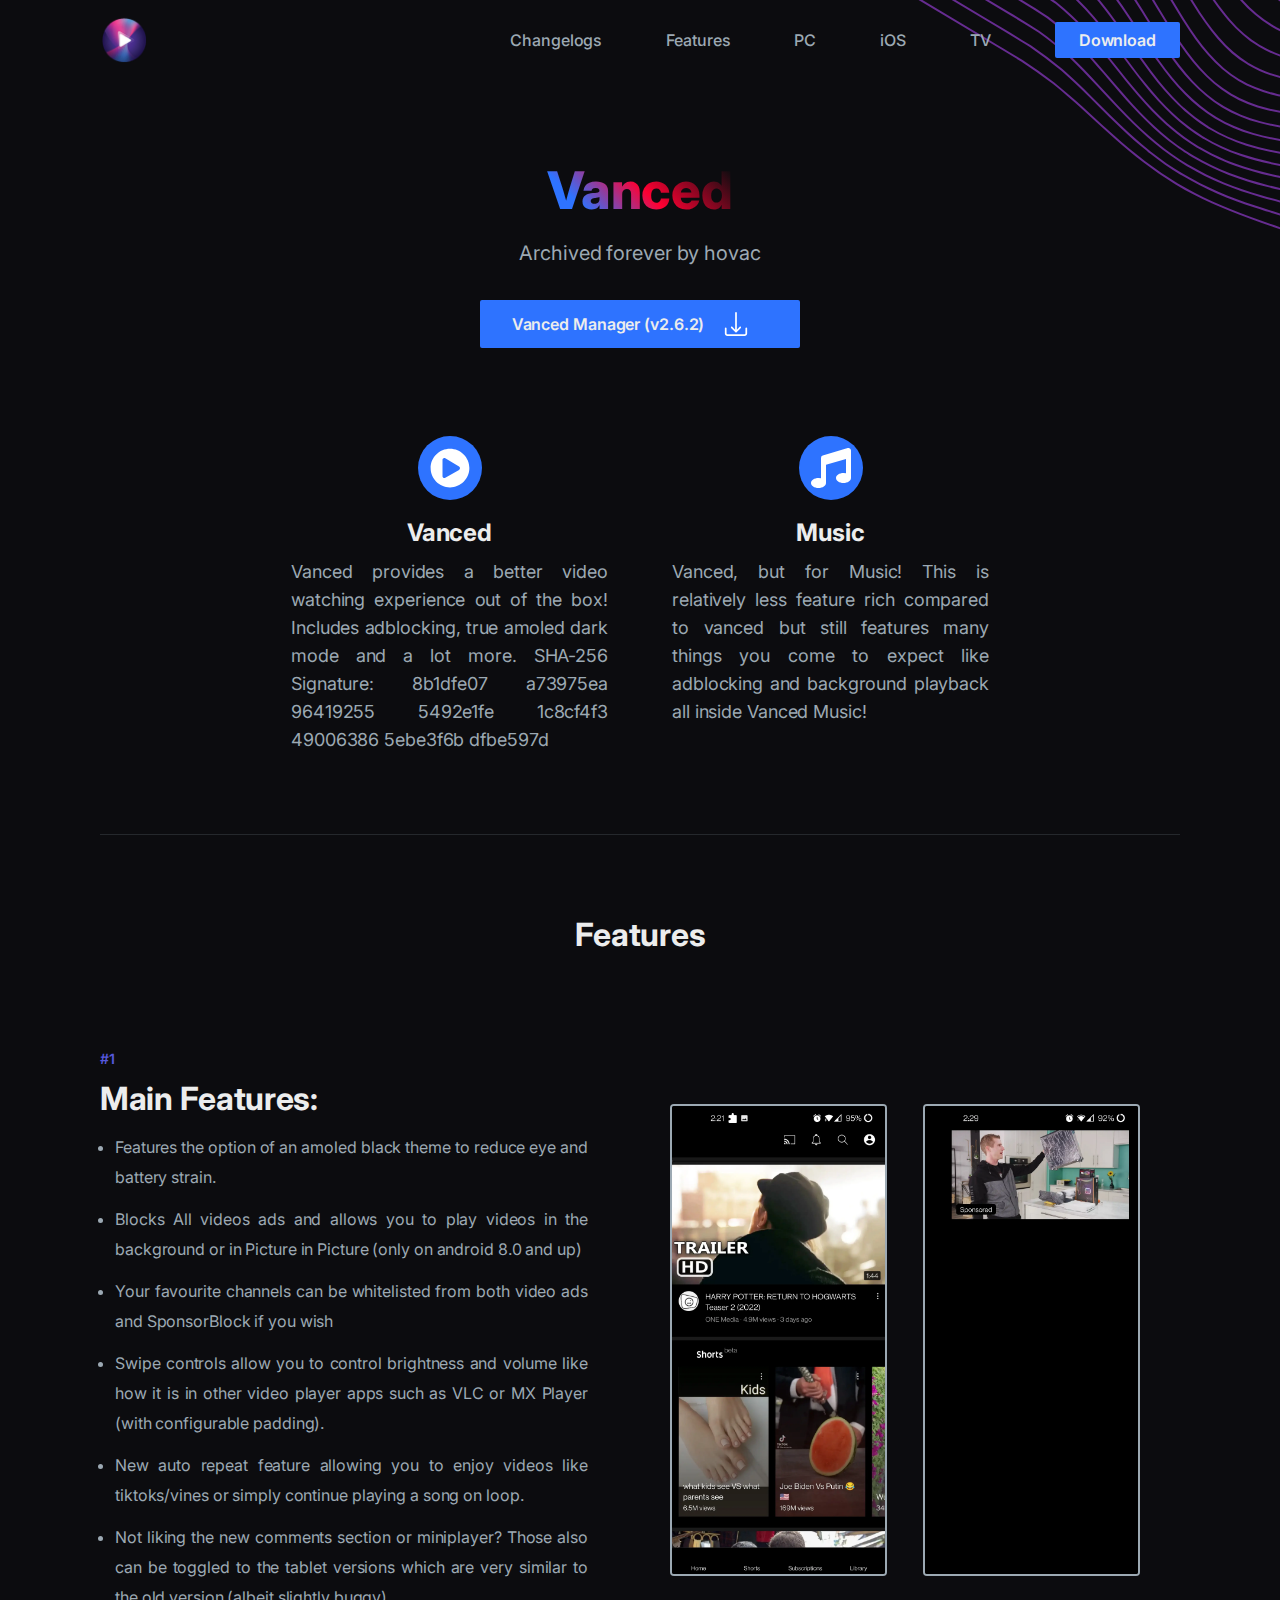
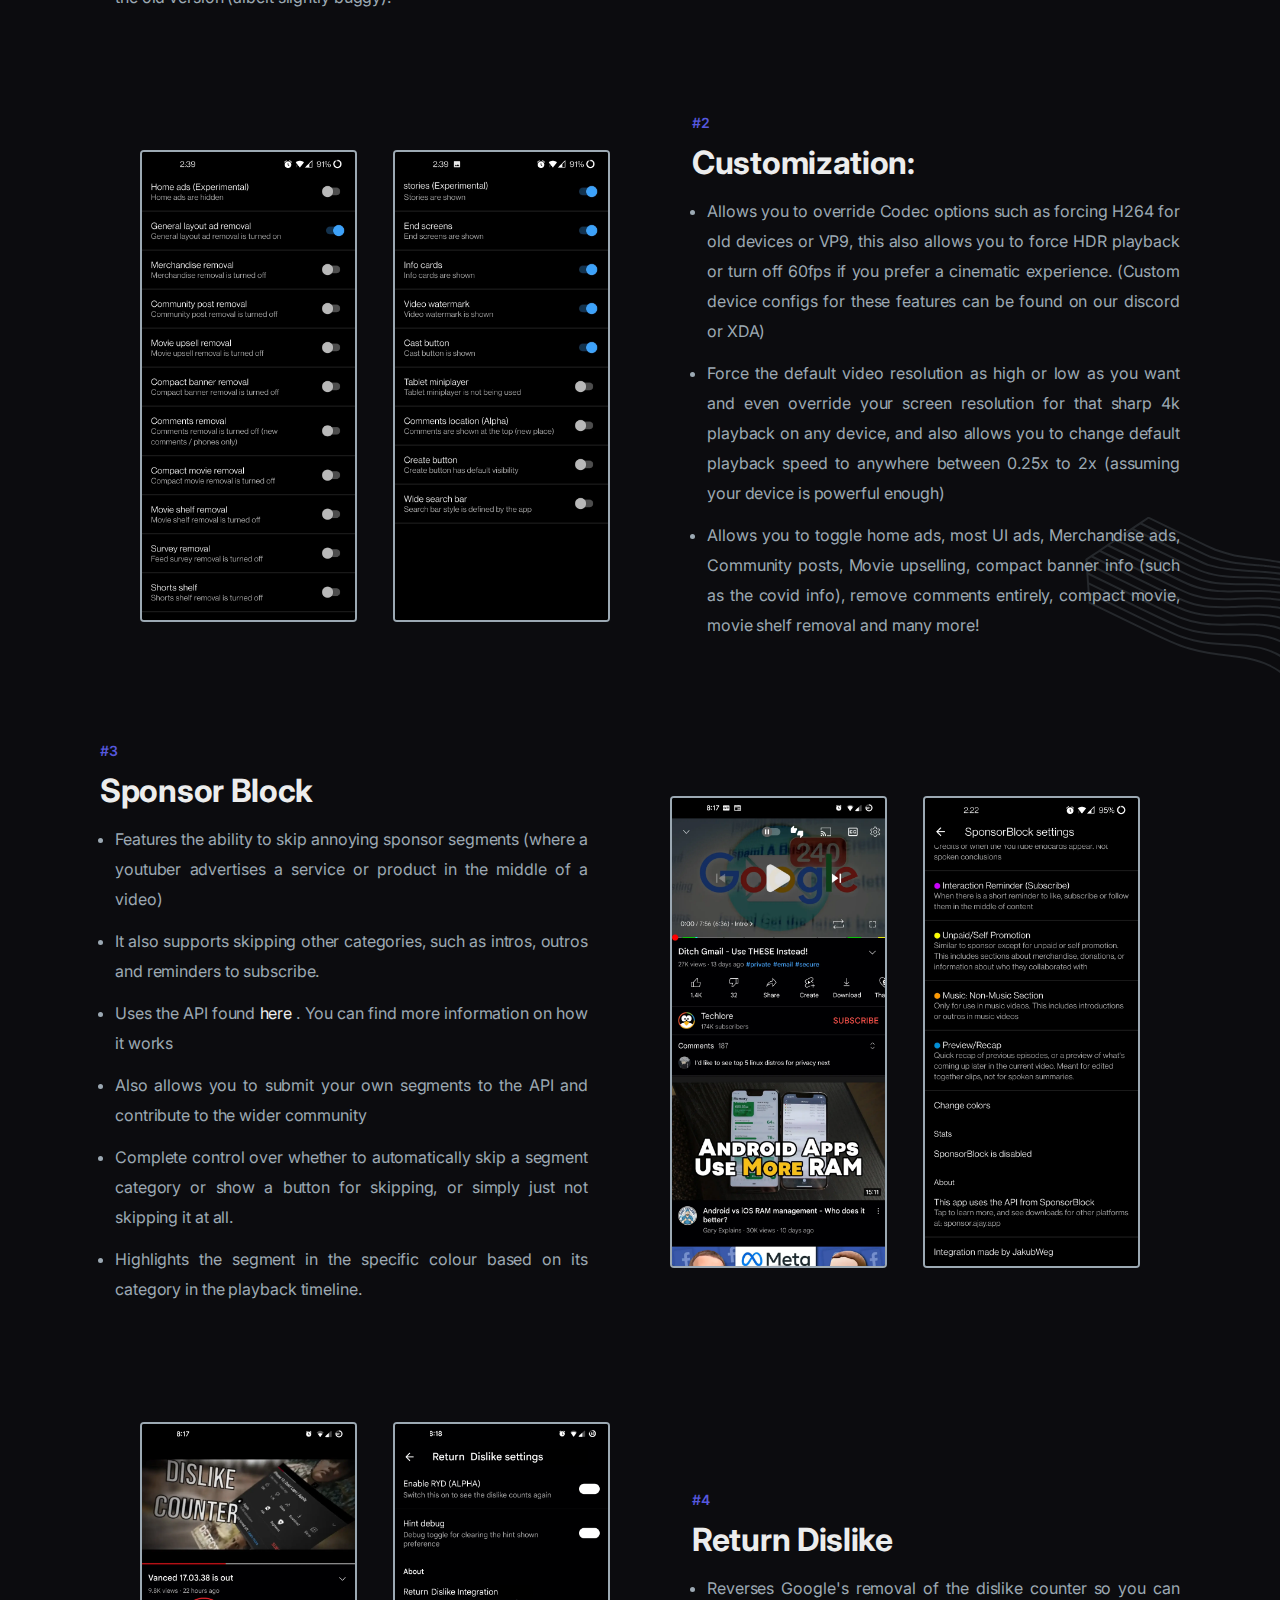
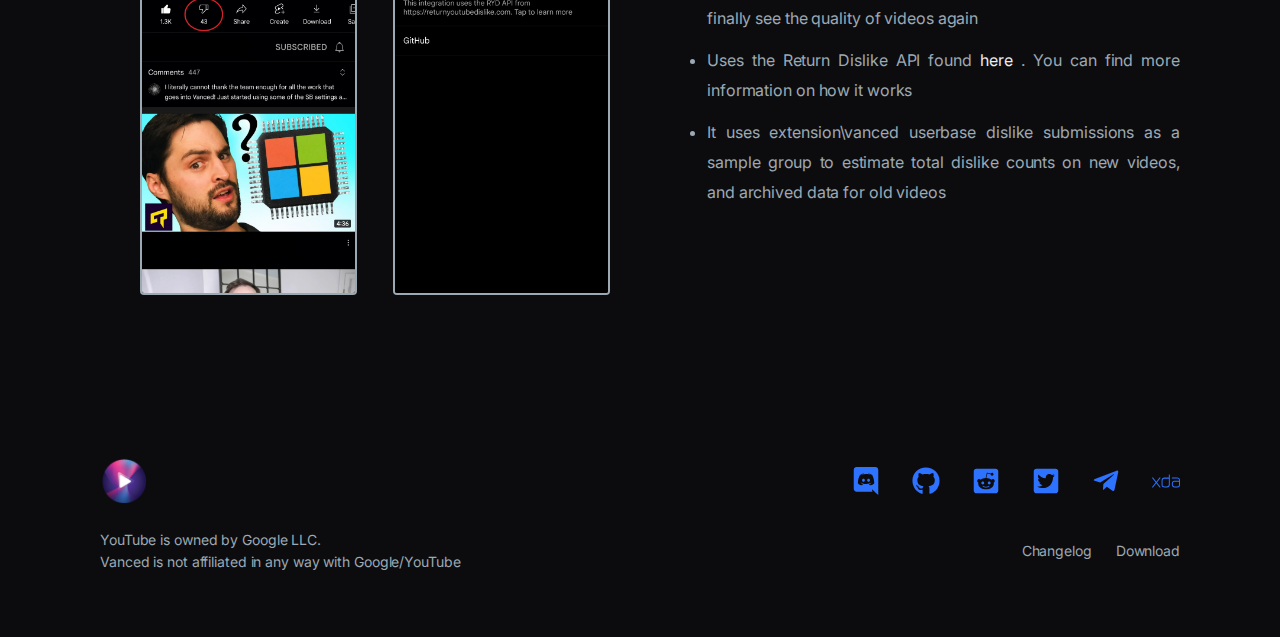
<file: index.html>
<!DOCTYPE html>
<html lang="en">
  <head>
    <meta http-equiv="Content-Type" content="text/html; charset=UTF-8">
    <link rel="preconnect" href="https://fonts.googleapis.com/">
    <link rel="preconnect" href="https://www.googletagmanager.com/">
    <link rel="shortcut icon" href="./favicon/favicon.ico?v42">
    <meta name="viewport" content="width=device-width,initial-scale=1">
    <title>Vanced
    </title>
    <meta property="og:title" content="Vanced">
    <meta name="description" content="The official website of Vanced - a Video client for Android (Not affiliated with Google/YouTube).">
    <meta property="og:description" content="The official website of Vanced - a Video client for Android (Not affiliated with Google/YouTube).">
    <meta name="robots" content="index,follow">
    <meta name="author" content="Vanced Team">
    <meta name="keywords" content="YouTube, Android, Vanced">
    <meta property="og:type" content="website">
    <link rel="apple-touch-icon" sizes="180x180" href="./favicon/apple-touch-icon.png?v=3">
    <link rel="icon" type="image/png" sizes="32x32" href="./favicon/favicon-32x32.png?v=3">
    <link rel="icon" type="image/png" sizes="192x192" href="./favicon/android-chrome-192x192.png?v=3">
    <link rel="icon" type="image/png" sizes="16x16" href="./favicon/favicon-16x16.png?v=3">
    <link rel="manifest" href="./favicon/site.webmanifest?v=3">
    <link rel="mask-icon" href="./favicon/safari-pinned-tab.svg?v=3" color="#0c0c0f">
    <link rel="shortcut icon" href="./favicon/favicon.ico?v=42">
    <meta name="apple-mobile-web-app-title" content="Vanced">
    <meta name="application-name" content="Vanced">
    <meta name="msapplication-TileColor" content="#0c0c0f">
    <meta name="msapplication-TileImage" content="./favicon/mstile-144x144.png?v=3">
    <meta name="theme-color" content="#0c0c0f">
    <link href="./assets/main.css" rel="stylesheet">
    <div id="root" class="body-wrap">
      <header class="site-header reveal-from-bottom is-revealed">
        <div class="container">
          <div class="site-header-inner">
            <div class="brand">
              <h1 class="m-0">
                <a href="#">
                  <img src="./media/logo.png" width="48" height="48" alt="Open" style="">
                </a>
              </h1>
            </div>
            <button class="header-nav-toggle">
              <span class="screen-reader">Menu
              </span>
              <span class="hamburger">
                <span class="hamburger-inner">
                </span>
              </span>
            </button>
            <nav class="header-nav">
              <div class="header-nav-inner">
                <ul class="list-reset text-xs header-nav-right">
                  <li title="Changelogs">
                    <a href="changelogs.html">Changelogs
                    </a>
                  </li>
                  <li title="Features">
                    <a href="#features">Features
                    </a>
                  </li>
                  <li title="Vanced PC Experience">
                    <a href="pc.html">PC
                    </a>
                  </li>
                  <li title="uYouPlus">
                    <a href="ios.html">iOS
                    </a>
                  </li>
                  <li title="SmartTubeNext">
                    <a href="tv.html">TV
                    </a>
                  </li>
                </ul>
                <ul class="list-reset header-nav-right">
                  <li>
                    <a href="./download/manager.apk" class="button button-primary button-wide-mobile button-sm">Download
                    </a>
                  </li>
                </ul>
              </div>
            </nav>
          </div>
        </div>
      </header>
      <main class="site-content">
        <section class="hero section center-content illustration-section-01">
          <div class="container-sm">
            <div class="hero-inner section-inner">
              <div class="hero-content">
                <h1 class="mt-0 mb-16 reveal-from-bottom is-revealed" data-reveal-delay="200">
                  <span class="vanced--gradient">Vanced
                  </span>
                </h1>
                <div class="container-xs">
                  <p class="m-0 mb-32 reveal-from-bottom is-revealed" data-reveal-delay="400">Archived forever by hovac
                  </p>
                  <div class="reveal-from-bottom mb-8 is-revealed" data-reveal-delay="600">
                    <div class="button-group">
                      <a href="./download/manager.apk" class="button button-primary button-wide-mobile">Vanced Manager (v2.6.2)
                        <img src="./media/download.svg" width="64" alt="Features tile icon 01" style="">
                      </a>
                    </div>
                  </div>
                </div>
              </div>
            </div>
          </div>
        </section>
        <section class="features-tiles section">
          <div class="container">
            <div class="features-tiles-inner section-inner pt-0">
              <div class="tiles-wrap center-content">
                <div class="tiles-item reveal-from-bottom is-revealed" data-reveal-delay="700">
                  <div class="tiles-item-inner">
                    <div class="features-tiles-item-header">
                      <div class="features-tiles-item-image mb-16" style="height: 64px; width: 64px;">
                        <svg stroke="currentColor" fill="currentColor" stroke-width="0" viewBox="0 0 512 512" color="white" height="2em" width="2em" xmlns="http://www.w3.org/2000/svg" style="color: white;">
                          <path d="M256 8C119 8 8 119 8 256s111 248 248 248 248-111 248-248S393 8 256 8zm115.7 272l-176 101c-15.8 8.8-35.7-2.5-35.7-21V152c0-18.4 19.8-29.8 35.7-21l176 107c16.4 9.2 16.4 32.9 0 42z">
                          </path>
                        </svg>
                      </div>
                    </div>
                    <div class="features-tiles-item-content">
                      <h4 class="mt-0 mb-8">Vanced
                      </h4>
                      <p class="m-0 text-sm" style="text-align: justify;">Vanced provides a better video watching experience out of the box! Includes adblocking, true amoled dark mode and a lot more. SHA-256 Signature: 8b1dfe07 a73975ea 96419255 5492e1fe 1c8cf4f3 49006386 5ebe3f6b dfbe597d
                      </p>
                    </div>
                  </div>
                </div>
                <div class="tiles-item reveal-from-bottom is-revealed" data-reveal-delay="900">
                  <div class="tiles-item-inner">
                    <div class="features-tiles-item-header">
                      <div class="features-tiles-item-image mb-16" style="height: 64px; width: 64px;">
                        <svg stroke="currentColor" fill="currentColor" stroke-width="0" viewBox="0 0 512 512" color="white" height="2em" width="2em" xmlns="http://www.w3.org/2000/svg" style="color: white;">
                          <path d="M470.38 1.51L150.41 96A32 32 0 0 0 128 126.51v261.41A139 139 0 0 0 96 384c-53 0-96 28.66-96 64s43 64 96 64 96-28.66 96-64V214.32l256-75v184.61a138.4 138.4 0 0 0-32-3.93c-53 0-96 28.66-96 64s43 64 96 64 96-28.65 96-64V32a32 32 0 0 0-41.62-30.49z">
                          </path>
                        </svg>
                      </div>
                    </div>
                    <div class="features-tiles-item-content">
                      <h4 class="mt-0 mb-8">Music
                      </h4>
                      <p class="m-0 text-sm" style="text-align: justify;">Vanced, but for Music! This is relatively less feature rich compared to vanced but still features many things you come to expect like adblocking and background playback all inside Vanced Music!
                      </p>
                    </div>
                  </div>
                </div>
              </div>
            </div>
          </div>
        </section>
        <section id="features" class="features-split section illustration-section-02">
          <div class="container">
            <div class="features-split-inner section-inner has-top-divider">
              <div class="section-header center-content">
                <div class="container-xs">
                  <h3 class="mt-0 mb-0">Features
                  </h3>
                </div>
              </div>
              <div class="split-wrap invert-mobile">
                <div class="split-item">
                  <div class="split-item-content center-content-mobile reveal-from-left is-revealed" data-reveal-container=".split-item">
                    <div class="text-xxs text-color-primary fw-600 tt-u mb-8">#1
                    </div>
                    <h3 class="mt-0 mb-12">Main Features:
                    </h3>
                    <ul style="padding: 0px 0px 0px 15px;">
                      <li style="text-align: justify; font-size: 16px;">Features the option of an amoled black theme to reduce eye and battery strain.
                      </li>
                      <li style="text-align: justify; font-size: 16px;">Blocks All videos ads and allows you to play videos in the background or in Picture in Picture (only on android 8.0 and up)
                      </li>
                      <li style="text-align: justify; font-size: 16px;">Your favourite channels can be whitelisted from both video ads and SponsorBlock if you wish
                      </li>
                      <li style="text-align: justify; font-size: 16px;">Swipe controls allow you to control brightness and volume like how it is in other video player apps such as VLC or MX Player (with configurable padding).
                      </li>
                      <li style="text-align: justify; font-size: 16px;">New auto repeat feature allowing you to enjoy videos like tiktoks/vines or simply continue playing a song on loop.
                      </li>
                      <li style="text-align: justify; font-size: 16px;">Not liking the new comments section or miniplayer? Those also can be toggled to the tablet versions which are very similar to the old version (albeit slightly buggy).
                      </li>
                    </ul>
                  </div>
                  <div class="center-content-mobile reveal-from-bottom split-item-image-fill is-revealed" data-reveal-container=".split-item" align="center">
                    <div class="features--image--container">
                      <div style="width: 100%; padding: 20px;">
                        <img src="./media/main_features_1.webp" width="213" height="396" alt="Main Features:" style="max-width: 213px; box-shadow: rgb(156, 169, 179) 0px 0px 0px 2px;">
                      </div>
                      <div style="width: 100%; padding: 20px;">
                        <img src="./media/main_features_2.webp" width="213" height="396" alt="Main Features:" style="max-width: 213px; box-shadow: rgb(156, 169, 179) 0px 0px 0px 2px;">
                      </div>
                    </div>
                  </div>
                </div>
                <div class="split-item">
                  <div class="split-item-content center-content-mobile reveal-from-left is-revealed" data-reveal-container=".split-item">
                    <div class="text-xxs text-color-primary fw-600 tt-u mb-8">#2
                    </div>
                    <h3 class="mt-0 mb-12">Customization:
                    </h3>
                    <ul style="padding: 0px 0px 0px 15px;">
                      <li style="text-align: justify; font-size: 16px;">Allows you to override Codec options such as forcing H264 for old devices or VP9, this also allows you to force HDR playback or turn off 60fps if you prefer a cinematic experience. (Custom device configs for these features can be found on our discord or XDA)
                      </li>
                      <li style="text-align: justify; font-size: 16px;">Force the default video resolution as high or low as you want and even override your screen resolution for that sharp 4k playback on any device, and also allows you to change default playback speed to anywhere between 0.25x to 2x (assuming your device is powerful enough)
                      </li>
                      <li style="text-align: justify; font-size: 16px;">Allows you to toggle home ads, most UI ads, Merchandise ads, Community posts, Movie upselling, compact banner info (such as the covid info), remove comments entirely, compact movie, movie shelf removal and many more!
                      </li>
                    </ul>
                  </div>
                  <div class="center-content-mobile reveal-from-bottom split-item-image-fill is-revealed" data-reveal-container=".split-item" align="center">
                    <div class="features--image--container">
                      <div style="width: 100%; padding: 20px;">
                        <img src="./media/customization_1.webp" width="213" height="396" alt="Customization:" style="max-width: 213px; box-shadow: rgb(156, 169, 179) 0px 0px 0px 2px;">
                      </div>
                      <div style="width: 100%; padding: 20px;">
                        <img src="./media/customization_2.webp" width="213" height="396" alt="Customization:" style="max-width: 213px; box-shadow: rgb(156, 169, 179) 0px 0px 0px 2px;">
                      </div>
                    </div>
                  </div>
                </div>
                <div class="split-item">
                  <div class="split-item-content center-content-mobile reveal-from-left is-revealed" data-reveal-container=".split-item">
                    <div class="text-xxs text-color-primary fw-600 tt-u mb-8">#3
                    </div>
                    <h3 class="mt-0 mb-12">Sponsor Block
                    </h3>
                    <ul style="padding: 0px 0px 0px 15px;">
                      <li style="text-align: justify; font-size: 16px;">Features the ability to skip annoying sponsor segments (where a youtuber advertises a service or product in the middle of a video)
                      </li>
                      <li style="text-align: justify; font-size: 16px;">It also supports skipping other categories, such as intros, outros and reminders to subscribe.
                      </li>
                      <li style="text-align: justify; font-size: 16px;">Uses the API found 
                        <a href="https://sponsor.ajay.app/">here
                        </a>. You can find more information on how it works
                      </li>
                      <li style="text-align: justify; font-size: 16px;">Also allows you to submit your own segments to the API and contribute to the wider community
                      </li>
                      <li style="text-align: justify; font-size: 16px;">Complete control over whether to automatically skip a segment category or show a button for skipping, or simply just not skipping it at all.
                      </li>
                      <li style="text-align: justify; font-size: 16px;">Highlights the segment in the specific colour based on its category in the playback timeline.
                      </li>
                    </ul>
                  </div>
                  <div class="center-content-mobile reveal-from-bottom split-item-image-fill is-revealed" data-reveal-container=".split-item" align="center">
                    <div class="features--image--container">
                      <div style="width: 100%; padding: 20px;">
                        <img src="./media/sponsor_block_1.webp" width="213" height="396" alt="Sponsor Block" style="max-width: 213px; box-shadow: rgb(156, 169, 179) 0px 0px 0px 2px;">
                      </div>
                      <div style="width: 100%; padding: 20px;">
                        <img src="./media/sponsor_block_2.webp" width="213" height="396" alt="Sponsor Block" style="max-width: 213px; box-shadow: rgb(156, 169, 179) 0px 0px 0px 2px;">
                      </div>
                    </div>
                  </div>
                </div>
                <div class="split-item">
                  <div class="split-item-content center-content-mobile reveal-from-left is-revealed" data-reveal-container=".split-item">
                    <div class="text-xxs text-color-primary fw-600 tt-u mb-8">#4
                    </div>
                    <h3 class="mt-0 mb-12">Return Dislike
                    </h3>
                    <ul style="padding: 0px 0px 0px 15px;">
                      <li style="text-align: justify; font-size: 16px;">Reverses Google's removal of the dislike counter so you can finally see the quality of videos again
                      </li>
                      <li style="text-align: justify; font-size: 16px;">Uses the Return Dislike API found 
                        <a href="https://returnyoutubedislike.com/">here
                        </a>. You can find more information on how it works
                      </li>
                      <li style="text-align: justify; font-size: 16px;">It uses extension\vanced userbase dislike submissions as a sample group to estimate total dislike counts on new videos, and archived data for old videos
                      </li>
                    </ul>
                  </div>
                  <div class="center-content-mobile reveal-from-bottom split-item-image-fill is-revealed" data-reveal-container=".split-item" align="center">
                    <div class="features--image--container">
                      <div style="width: 100%; padding: 20px;">
                        <img src="./media/ryd_1.webp" width="213" height="396" alt="Return Dislike" style="max-width: 213px; box-shadow: rgb(156, 169, 179) 0px 0px 0px 2px;">
                      </div>
                      <div style="width: 100%; padding: 20px;">
                        <img src="./media/ryd_2.webp" width="213" height="396" alt="Return Dislike" style="max-width: 213px; box-shadow: rgb(156, 169, 179) 0px 0px 0px 2px;">
                      </div>
                    </div>
                  </div>
                </div>
              </div>
            </div>
          </div>
        </section>
      </main>
      <footer class="site-footer center-content-mobile">
        <div class="container">
          <div class="site-footer-inner">
            <div class="footer-top space-between text-xxs">
              <div class="brand">
                <h1 class="m-0">
                  <a href="#">
                    <img src="./media/logo.png" width="48" height="48" alt="Open" style="">
                  </a>
                </h1>
              </div>
              <div class="footer-social">
                <ul class="list-reset">
                  <li>
                    <a href="https://discord.com/invite/xHERtjn">
                      <svg stroke="currentColor" fill="currentColor" stroke-width="0" viewBox="0 0 448 512" height="2em" width="2em" xmlns="http://www.w3.org/2000/svg">
                        <path d="M297.216 243.2c0 15.616-11.52 28.416-26.112 28.416-14.336 0-26.112-12.8-26.112-28.416s11.52-28.416 26.112-28.416c14.592 0 26.112 12.8 26.112 28.416zm-119.552-28.416c-14.592 0-26.112 12.8-26.112 28.416s11.776 28.416 26.112 28.416c14.592 0 26.112-12.8 26.112-28.416.256-15.616-11.52-28.416-26.112-28.416zM448 52.736V512c-64.494-56.994-43.868-38.128-118.784-107.776l13.568 47.36H52.48C23.552 451.584 0 428.032 0 398.848V52.736C0 23.552 23.552 0 52.48 0h343.04C424.448 0 448 23.552 448 52.736zm-72.96 242.688c0-82.432-36.864-149.248-36.864-149.248-36.864-27.648-71.936-26.88-71.936-26.88l-3.584 4.096c43.52 13.312 63.744 32.512 63.744 32.512-60.811-33.329-132.244-33.335-191.232-7.424-9.472 4.352-15.104 7.424-15.104 7.424s21.248-20.224 67.328-33.536l-2.56-3.072s-35.072-.768-71.936 26.88c0 0-36.864 66.816-36.864 149.248 0 0 21.504 37.12 78.08 38.912 0 0 9.472-11.52 17.152-21.248-32.512-9.728-44.8-30.208-44.8-30.208 3.766 2.636 9.976 6.053 10.496 6.4 43.21 24.198 104.588 32.126 159.744 8.96 8.96-3.328 18.944-8.192 29.44-15.104 0 0-12.8 20.992-46.336 30.464 7.68 9.728 16.896 20.736 16.896 20.736 56.576-1.792 78.336-38.912 78.336-38.912z">
                        </path>
                      </svg>
                    </a>
                  </li>
                  <li>
                    <a href="hhttps://github.com/YTVanced">
                      <svg stroke="currentColor" fill="currentColor" stroke-width="0" viewBox="0 0 496 512" height="2em" width="2em" xmlns="http://www.w3.org/2000/svg">
                        <path d="M165.9 397.4c0 2-2.3 3.6-5.2 3.6-3.3.3-5.6-1.3-5.6-3.6 0-2 2.3-3.6 5.2-3.6 3-.3 5.6 1.3 5.6 3.6zm-31.1-4.5c-.7 2 1.3 4.3 4.3 4.9 2.6 1 5.6 0 6.2-2s-1.3-4.3-4.3-5.2c-2.6-.7-5.5.3-6.2 2.3zm44.2-1.7c-2.9.7-4.9 2.6-4.6 4.9.3 2 2.9 3.3 5.9 2.6 2.9-.7 4.9-2.6 4.6-4.6-.3-1.9-3-3.2-5.9-2.9zM244.8 8C106.1 8 0 113.3 0 252c0 110.9 69.8 205.8 169.5 239.2 12.8 2.3 17.3-5.6 17.3-12.1 0-6.2-.3-40.4-.3-61.4 0 0-70 15-84.7-29.8 0 0-11.4-29.1-27.8-36.6 0 0-22.9-15.7 1.6-15.4 0 0 24.9 2 38.6 25.8 21.9 38.6 58.6 27.5 72.9 20.9 2.3-16 8.8-27.1 16-33.7-55.9-6.2-112.3-14.3-112.3-110.5 0-27.5 7.6-41.3 23.6-58.9-2.6-6.5-11.1-33.3 2.6-67.9 20.9-6.5 69 27 69 27 20-5.6 41.5-8.5 62.8-8.5s42.8 2.9 62.8 8.5c0 0 48.1-33.6 69-27 13.7 34.7 5.2 61.4 2.6 67.9 16 17.7 25.8 31.5 25.8 58.9 0 96.5-58.9 104.2-114.8 110.5 9.2 7.9 17 22.9 17 46.4 0 33.7-.3 75.4-.3 83.6 0 6.5 4.6 14.4 17.3 12.1C428.2 457.8 496 362.9 496 252 496 113.3 383.5 8 244.8 8zM97.2 352.9c-1.3 1-1 3.3.7 5.2 1.6 1.6 3.9 2.3 5.2 1 1.3-1 1-3.3-.7-5.2-1.6-1.6-3.9-2.3-5.2-1zm-10.8-8.1c-.7 1.3.3 2.9 2.3 3.9 1.6 1 3.6.7 4.3-.7.7-1.3-.3-2.9-2.3-3.9-2-.6-3.6-.3-4.3.7zm32.4 35.6c-1.6 1.3-1 4.3 1.3 6.2 2.3 2.3 5.2 2.6 6.5 1 1.3-1.3.7-4.3-1.3-6.2-2.2-2.3-5.2-2.6-6.5-1zm-11.4-14.7c-1.6 1-1.6 3.6 0 5.9 1.6 2.3 4.3 3.3 5.6 2.3 1.6-1.3 1.6-3.9 0-6.2-1.4-2.3-4-3.3-5.6-2z">
                        </path>
                      </svg>
                    </a>
                  </li>
                  <li>
                    <a href="https://www.reddit.com/r/Vanced/">
                      <svg stroke="currentColor" fill="currentColor" stroke-width="0" viewBox="0 0 448 512" height="2em" width="2em" xmlns="http://www.w3.org/2000/svg">
                        <path d="M283.2 345.5c2.7 2.7 2.7 6.8 0 9.2-24.5 24.5-93.8 24.6-118.4 0-2.7-2.4-2.7-6.5 0-9.2 2.4-2.4 6.5-2.4 8.9 0 18.7 19.2 81 19.6 100.5 0 2.4-2.3 6.6-2.3 9 0zm-91.3-53.8c0-14.9-11.9-26.8-26.5-26.8-14.9 0-26.8 11.9-26.8 26.8 0 14.6 11.9 26.5 26.8 26.5 14.6 0 26.5-11.9 26.5-26.5zm90.7-26.8c-14.6 0-26.5 11.9-26.5 26.8 0 14.6 11.9 26.5 26.5 26.5 14.9 0 26.8-11.9 26.8-26.5 0-14.9-11.9-26.8-26.8-26.8zM448 80v352c0 26.5-21.5 48-48 48H48c-26.5 0-48-21.5-48-48V80c0-26.5 21.5-48 48-48h352c26.5 0 48 21.5 48 48zm-99.7 140.6c-10.1 0-19 4.2-25.6 10.7-24.1-16.7-56.5-27.4-92.5-28.6l18.7-84.2 59.5 13.4c0 14.6 11.9 26.5 26.5 26.5 14.9 0 26.8-12.2 26.8-26.8 0-14.6-11.9-26.8-26.8-26.8-10.4 0-19.3 6.2-23.8 14.9l-65.7-14.6c-3.3-.9-6.5 1.5-7.4 4.8l-20.5 92.8c-35.7 1.5-67.8 12.2-91.9 28.9-6.5-6.8-15.8-11-25.9-11-37.5 0-49.8 50.4-15.5 67.5-1.2 5.4-1.8 11-1.8 16.7 0 56.5 63.7 102.3 141.9 102.3 78.5 0 142.2-45.8 142.2-102.3 0-5.7-.6-11.6-2.1-17 33.6-17.2 21.2-67.2-16.1-67.2z">
                        </path>
                      </svg>
                    </a>
                  </li>
                  <li>
                    <a href="https://twitter.com/ytvanced">
                      <svg stroke="currentColor" fill="currentColor" stroke-width="0" viewBox="0 0 448 512" height="2em" width="2em" xmlns="http://www.w3.org/2000/svg">
                        <path d="M400 32H48C21.5 32 0 53.5 0 80v352c0 26.5 21.5 48 48 48h352c26.5 0 48-21.5 48-48V80c0-26.5-21.5-48-48-48zm-48.9 158.8c.2 2.8.2 5.7.2 8.5 0 86.7-66 186.6-186.6 186.6-37.2 0-71.7-10.8-100.7-29.4 5.3.6 10.4.8 15.8.8 30.7 0 58.9-10.4 81.4-28-28.8-.6-53-19.5-61.3-45.5 10.1 1.5 19.2 1.5 29.6-1.2-30-6.1-52.5-32.5-52.5-64.4v-.8c8.7 4.9 18.9 7.9 29.6 8.3a65.447 65.447 0 0 1-29.2-54.6c0-12.2 3.2-23.4 8.9-33.1 32.3 39.8 80.8 65.8 135.2 68.6-9.3-44.5 24-80.6 64-80.6 18.9 0 35.9 7.9 47.9 20.7 14.8-2.8 29-8.3 41.6-15.8-4.9 15.2-15.2 28-28.8 36.1 13.2-1.4 26-5.1 37.8-10.2-8.9 13.1-20.1 24.7-32.9 34z">
                        </path>
                      </svg>
                    </a>
                  </li>
                  <li>
                    <a href="https://t.me/Vanced">
                      <svg stroke="currentColor" fill="currentColor" stroke-width="0" viewBox="0 0 448 512" height="2em" width="2em" xmlns="http://www.w3.org/2000/svg">
                        <path d="M446.7 98.6l-67.6 318.8c-5.1 22.5-18.4 28.1-37.3 17.5l-103-75.9-49.7 47.8c-5.5 5.5-10.1 10.1-20.7 10.1l7.4-104.9 190.9-172.5c8.3-7.4-1.8-11.5-12.9-4.1L117.8 284 16.2 252.2c-22.1-6.9-22.5-22.1 4.6-32.7L418.2 66.4c18.4-6.9 34.5 4.1 28.5 32.2z">
                        </path>
                      </svg>
                    </a>
                  </li>
                  <li>
                    <a href="https://forum.xda-developers.com/android/apps-games/app-youtube-vanced-edition-t3758757">
                      <svg stroke="currentColor" fill="currentColor" stroke-width="0" role="img" viewBox="0 0 24 24" height="2em" width="2em" xmlns="http://www.w3.org/2000/svg">
                        <title>
                        </title>
                        <path d="M14.547 6.502a.193.193 0 00-.131.19v2.396h-3.617c-.783 0-1.421.208-1.887.64-.468.436-.701 1.066-.701 1.852v3.416c-.01.089-.024.184-.024.285 0 .482.142.933.417 1.328.277.4.659.673 1.115.795.254.07.606.096 1.092.096h1.779c.86 0 1.529-.198 1.992-.617.463-.42.687-1.043.688-1.828V6.693a.193.193 0 00-.19-.19h-.475a.193.193 0 00-.058-.001zM.2 9.086a.193.193 0 00-.02.002.193.193 0 00-.095.308l3.049 3.915-3.096 3.878a.193.193 0 00.154.309h.641a.193.193 0 00.154-.07l2.692-3.416 2.68 3.416a.193.193 0 00.154.07h.629a.193.193 0 00.154-.309L4.238 13.3l3-3.903a.193.193 0 00-.154-.308h-.64a.193.193 0 00-.155.07l-2.61 3.428-2.644-3.428a.193.193 0 00-.154-.07H.24a.193.193 0 00-.04-.002zm16.986 0a.193.193 0 00-.019.002.193.193 0 00-.13.19v.486a.193.193 0 00.189.19h4.4c.541 0 .913.125 1.15.357.238.23.37.59.37 1.115v.332h-3.844c-.686 0-1.26.21-1.672.629-.412.418-.617.985-.617 1.672v1.197c0 .569.17 1.07.51 1.459.003.004.008.007.011.012.432.512 1.06.771 1.815.771h2.408c.706 0 1.281-.21 1.672-.64.386-.426.57-1.01.57-1.721V11.52c0-.784-.211-1.41-.664-1.827-.453-.416-1.118-.605-1.957-.605h-4.152a.193.193 0 00-.04-.002zm-6.402.879h3.631v5.066c0 .495-.143.846-.404 1.104-.257.254-.655.433-1.221.498h-.156a.193.193 0 00-.024 0 1 1 0 01-.142.012h-1.672c-.683 0-1.13-.153-1.363-.381-.233-.23-.381-.659-.381-1.34v-3.309c0-.649.234-1.102.713-1.424v.012c.217-.142.556-.238 1.02-.238zm8.483 2.644v.002h3.867v2.645c0 .495-.12.828-.332 1.045-.212.217-.538.344-1.022.344h-2.467a1.27 1.27 0 01-.224-.024c-.43-.075-.732-.238-.926-.463-.194-.225-.297-.525-.297-.937v-1.176c0-.43.108-.747.297-.973.187-.223.47-.37.877-.437h.012c.112-.017.187-.026.215-.026Z">
                        </path>
                      </svg>
                    </a>
                  </li>
                </ul>
              </div>
            </div>
            <div class="footer-bottom space-between text-xxs invert-order-desktop">
              <nav class="footer-nav">
                <ul class="list-reset">
                  <li>
                    <a href="changelogs.html">Changelog
                    </a>
                  </li>
                  <li>
                    <a href="./download/manager.apk">Download
                    </a>
                  </li>
                  <li>
                </ul>
              </nav>
              <div class="footer-copyright">YouTube is owned by Google LLC.
                <br>Vanced is not affiliated in any way with Google/YouTube
              </div>
            </div>
          </div>
        </div>
      </footer>
    </div>
  </body>
</html>
</file>
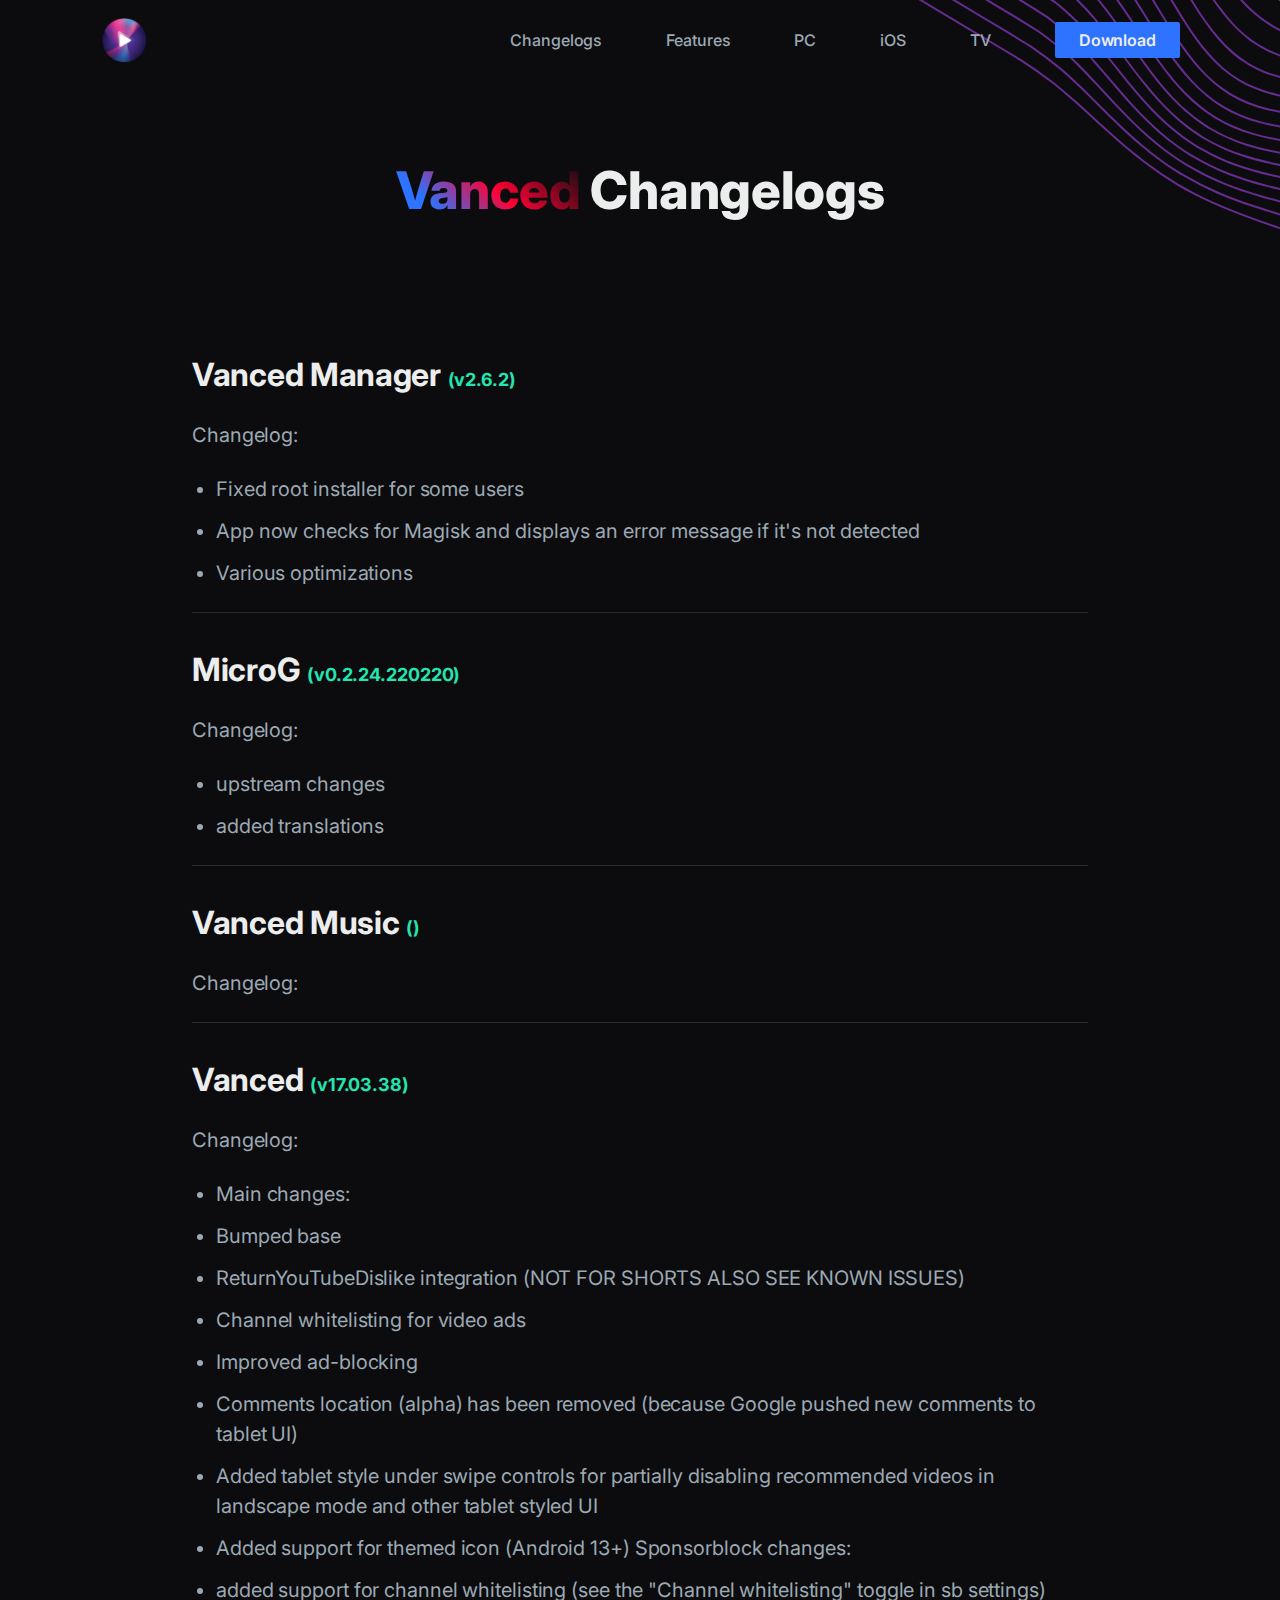
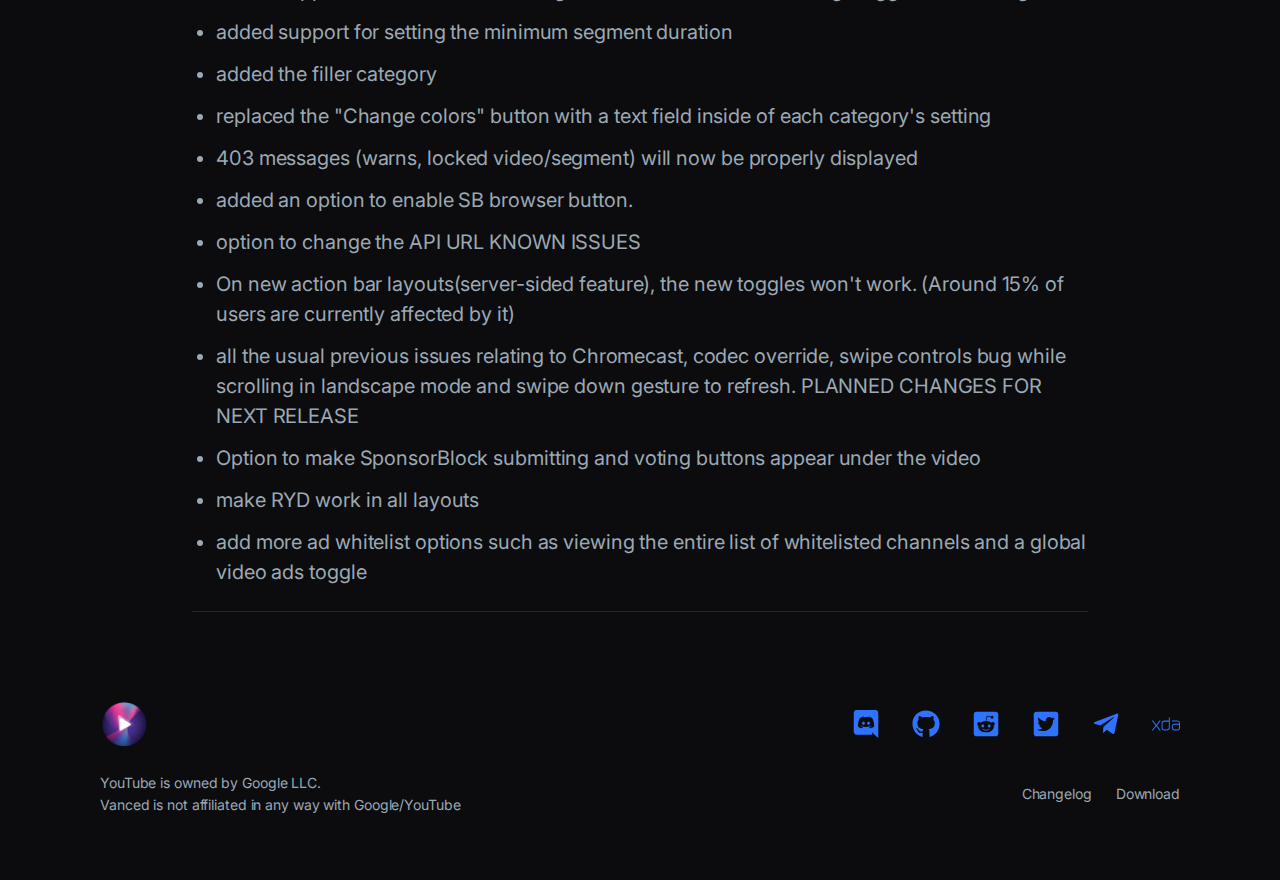
<file: changelogs.html>
<!DOCTYPE html>
<html lang="en">
  <head>
    <meta http-equiv="Content-Type" content="text/html; charset=UTF-8">
    <link rel="preconnect" href="https://fonts.googleapis.com/">
    <link rel="preconnect" href="https://www.googletagmanager.com/">
    <link rel="shortcut icon" href="./favicon/favicon.ico?v42">
    <meta name="viewport" content="width=device-width,initial-scale=1">
    <title>Vanced
    </title>
    <meta property="og:title" content="Vanced">
    <meta name="description" content="The official website of Vanced - a Video client for Android (Not affiliated with Google/YouTube).">
    <meta property="og:description" content="The official website of Vanced - a Video client for Android (Not affiliated with Google/YouTube).">
    <meta name="robots" content="index,follow">
    <meta name="author" content="Vanced Team">
    <meta name="keywords" content="YouTube, Android, Vanced">
    <meta property="og:type" content="website">
    <link rel="apple-touch-icon" sizes="180x180" href="./favicon/apple-touch-icon.png?v=3">
    <link rel="icon" type="image/png" sizes="32x32" href="./favicon/favicon-32x32.png?v=3">
    <link rel="icon" type="image/png" sizes="192x192" href="./favicon/android-chrome-192x192.png?v=3">
    <link rel="icon" type="image/png" sizes="16x16" href="./favicon/favicon-16x16.png?v=3">
    <link rel="manifest" href="./favicon/site.webmanifest?v=3">
    <link rel="mask-icon" href="./favicon/safari-pinned-tab.svg?v=3" color="#0c0c0f">
    <link rel="shortcut icon" href="./favicon/favicon.ico?v=42">
    <meta name="apple-mobile-web-app-title" content="Vanced">
    <meta name="application-name" content="Vanced">
    <meta name="msapplication-TileColor" content="#0c0c0f">
    <meta name="msapplication-TileImage" content="./favicon/mstile-144x144.png?v=3">
    <meta name="theme-color" content="#0c0c0f">
    <link href="./assets/main.css" rel="stylesheet">
    <div id="root" class="body-wrap">
      <header class="site-header reveal-from-bottom is-revealed">
        <div class="container">
          <div class="site-header-inner">
            <div class="brand">
              <h1 class="m-0">
                <a href="index.html">
                  <img src="./media/logo.png" width="48" height="48" alt="Open" style="">
                </a>
              </h1>
            </div>
            <button class="header-nav-toggle">
              <span class="screen-reader">Menu
              </span>
              <span class="hamburger">
                <span class="hamburger-inner">
                </span>
              </span>
            </button>
            <nav class="header-nav">
              <div class="header-nav-inner">
                <ul class="list-reset text-xs header-nav-right">
                  <li title="Changelogs">
                    <a href="#">Changelogs
                    </a>
                  </li>
                  <li title="Features">
                    <a href="index.html#features">Features
                    </a>
                  </li>
                  <li title="Vanced PC Experience">
                    <a href="pc.html">PC
                    </a>
                  </li>
                  <li title="uYouPlus">
                    <a href="ios.html">iOS
                    </a>
                  </li>
                  <li title="SmartTubeNext">
                    <a href="tv.html">TV
                    </a>
                  </li>
                </ul>
                <ul class="list-reset header-nav-right">
                  <li>
                    <a href="./download/manager.apk" class="button button-primary button-wide-mobile button-sm">Download
                    </a>
                  </li>
                </ul>
              </div>
            </nav>
          </div>
        </div>
      </header>
      <main class="site-content">
        <section class="hero section center-content illustration-section-01">
          <div class="container-sm">
            <div class="hero-inner section-inner">
              <div class="hero-content">
                <h1 class="mt-0 mb-16 reveal-from-bottom is-revealed" data-reveal-delay="200">
                  <span class="vanced--gradient">Vanced
                  </span> Changelogs
                </h1>
              </div>
            </div>
            <div align="left" class="reveal-from-bottom is-revealed" data-reveal-delay="300">
              <h3>Vanced Manager 
                <a href="https://github.com/YTVanced/VancedManager/releases/tag/v2.6.2-262">
                  <span class="m-0 mb-32 reveal-from-bottom text-sm text-color-secondary is-revealed" data-reveal-delay="400">(v2.6.2)
                  </span>
                </a>
              </h3>
              <p>Changelog:
              </p>
              <ul>
                <li>Fixed root installer for some users
                </li>
                <li>App now checks for Magisk and displays an error message if it's not detected
                </li>
                <li>Various optimizations
                </li>
              </ul>
              <hr>
              <h3>MicroG 
                <a href="https://github.com/YTVanced/VancedMicroG/releases/tag/v0.2.24.220220-220220001">
                  <span class="m-0 mb-32 reveal-from-bottom text-sm text-color-secondary is-revealed" data-reveal-delay="400">(v0.2.24.220220)
                  </span>
                </a>
              </h3>
              <p>Changelog:
              </p>
              <ul>
                <li>upstream changes
                </li>
                <li>added translations
                </li>
              </ul>
              <hr>
              <h3>Vanced Music 
                <a>
                  <span class="m-0 mb-32 reveal-from-bottom text-sm text-color-secondary is-revealed" data-reveal-delay="400">()
                  </span>
                </a>
              </h3>
              <p>Changelog:
              </p>
              <ul>
              </ul>
              <hr>
              <h3>Vanced 
                <a href="https://github.com/YTVanced/Vanced/releases/tag/v17.03.38-1527248320">
                  <span class="m-0 mb-32 reveal-from-bottom text-sm text-color-secondary is-revealed" data-reveal-delay="400">(v17.03.38)
                  </span>
                </a>
              </h3>
              <p>Changelog:
              </p>
              <ul>
                <li>Main changes:
                </li>
                <li>Bumped base 
                </li>
                <li>ReturnYouTubeDislike integration (NOT FOR SHORTS ALSO SEE KNOWN ISSUES)
                </li>
                <li>Channel whitelisting for video ads
                </li>
                <li>Improved ad-blocking
                </li>
                <li>Comments location (alpha) has been removed (because Google pushed new comments to tablet UI)
                </li>
                <li>Added tablet style under swipe controls for partially disabling recommended videos in landscape mode and other tablet styled UI
                </li>
                <li>Added support for themed icon (Android 13+)
                  Sponsorblock changes:
                </li>
                <li>added support for channel whitelisting (see the "Channel whitelisting" toggle in sb settings)
                </li>
                <li>added support for setting the minimum segment duration
                </li>
                <li>added the filler category
                </li>
                <li>replaced the "Change colors" button with a text field inside of each category's setting
                </li>
                <li>403 messages (warns, locked video/segment) will now be properly displayed
                </li>
                <li>added an option to enable SB browser button.
                </li>
                <li>option to change the API URL
                  KNOWN ISSUES
                </li>
                <li>On new action bar layouts(server-sided feature), the new toggles won't work. (Around 15% of users are currently affected by it)
                </li>
                <li>all the usual previous issues relating to Chromecast, codec override, swipe controls bug while scrolling in landscape mode and swipe down gesture to refresh. 
                  PLANNED CHANGES FOR NEXT RELEASE
                </li>
                <li>Option to make SponsorBlock submitting and voting buttons appear under the video
                </li>
                <li>make RYD work in all layouts
                </li>
                <li>add more ad whitelist options such as viewing the entire list of whitelisted channels and a global video ads toggle
                </li>
              </ul>
              <hr>
            </div>
          </div>
        </section>
      </main>
      <footer class="site-footer center-content-mobile">
        <div class="container">
          <div class="site-footer-inner">
            <div class="footer-top space-between text-xxs">
              <div class="brand">
                <h1 class="m-0">
                  <a href="index.html">
                    <img src="./media/logo.png" width="48" height="48" alt="Open" style="">
                  </a>
                </h1>
              </div>
              <div class="footer-social">
                <ul class="list-reset">
                  <li>
                    <a href="https://discord.com/invite/xHERtjn">
                      <svg stroke="currentColor" fill="currentColor" stroke-width="0" viewBox="0 0 448 512" height="2em" width="2em" xmlns="http://www.w3.org/2000/svg">
                        <path d="M297.216 243.2c0 15.616-11.52 28.416-26.112 28.416-14.336 0-26.112-12.8-26.112-28.416s11.52-28.416 26.112-28.416c14.592 0 26.112 12.8 26.112 28.416zm-119.552-28.416c-14.592 0-26.112 12.8-26.112 28.416s11.776 28.416 26.112 28.416c14.592 0 26.112-12.8 26.112-28.416.256-15.616-11.52-28.416-26.112-28.416zM448 52.736V512c-64.494-56.994-43.868-38.128-118.784-107.776l13.568 47.36H52.48C23.552 451.584 0 428.032 0 398.848V52.736C0 23.552 23.552 0 52.48 0h343.04C424.448 0 448 23.552 448 52.736zm-72.96 242.688c0-82.432-36.864-149.248-36.864-149.248-36.864-27.648-71.936-26.88-71.936-26.88l-3.584 4.096c43.52 13.312 63.744 32.512 63.744 32.512-60.811-33.329-132.244-33.335-191.232-7.424-9.472 4.352-15.104 7.424-15.104 7.424s21.248-20.224 67.328-33.536l-2.56-3.072s-35.072-.768-71.936 26.88c0 0-36.864 66.816-36.864 149.248 0 0 21.504 37.12 78.08 38.912 0 0 9.472-11.52 17.152-21.248-32.512-9.728-44.8-30.208-44.8-30.208 3.766 2.636 9.976 6.053 10.496 6.4 43.21 24.198 104.588 32.126 159.744 8.96 8.96-3.328 18.944-8.192 29.44-15.104 0 0-12.8 20.992-46.336 30.464 7.68 9.728 16.896 20.736 16.896 20.736 56.576-1.792 78.336-38.912 78.336-38.912z">
                        </path>
                      </svg>
                    </a>
                  </li>
                  <li>
                    <a href="https://github.com/YTVanced">
                      <svg stroke="currentColor" fill="currentColor" stroke-width="0" viewBox="0 0 496 512" height="2em" width="2em" xmlns="http://www.w3.org/2000/svg">
                        <path d="M165.9 397.4c0 2-2.3 3.6-5.2 3.6-3.3.3-5.6-1.3-5.6-3.6 0-2 2.3-3.6 5.2-3.6 3-.3 5.6 1.3 5.6 3.6zm-31.1-4.5c-.7 2 1.3 4.3 4.3 4.9 2.6 1 5.6 0 6.2-2s-1.3-4.3-4.3-5.2c-2.6-.7-5.5.3-6.2 2.3zm44.2-1.7c-2.9.7-4.9 2.6-4.6 4.9.3 2 2.9 3.3 5.9 2.6 2.9-.7 4.9-2.6 4.6-4.6-.3-1.9-3-3.2-5.9-2.9zM244.8 8C106.1 8 0 113.3 0 252c0 110.9 69.8 205.8 169.5 239.2 12.8 2.3 17.3-5.6 17.3-12.1 0-6.2-.3-40.4-.3-61.4 0 0-70 15-84.7-29.8 0 0-11.4-29.1-27.8-36.6 0 0-22.9-15.7 1.6-15.4 0 0 24.9 2 38.6 25.8 21.9 38.6 58.6 27.5 72.9 20.9 2.3-16 8.8-27.1 16-33.7-55.9-6.2-112.3-14.3-112.3-110.5 0-27.5 7.6-41.3 23.6-58.9-2.6-6.5-11.1-33.3 2.6-67.9 20.9-6.5 69 27 69 27 20-5.6 41.5-8.5 62.8-8.5s42.8 2.9 62.8 8.5c0 0 48.1-33.6 69-27 13.7 34.7 5.2 61.4 2.6 67.9 16 17.7 25.8 31.5 25.8 58.9 0 96.5-58.9 104.2-114.8 110.5 9.2 7.9 17 22.9 17 46.4 0 33.7-.3 75.4-.3 83.6 0 6.5 4.6 14.4 17.3 12.1C428.2 457.8 496 362.9 496 252 496 113.3 383.5 8 244.8 8zM97.2 352.9c-1.3 1-1 3.3.7 5.2 1.6 1.6 3.9 2.3 5.2 1 1.3-1 1-3.3-.7-5.2-1.6-1.6-3.9-2.3-5.2-1zm-10.8-8.1c-.7 1.3.3 2.9 2.3 3.9 1.6 1 3.6.7 4.3-.7.7-1.3-.3-2.9-2.3-3.9-2-.6-3.6-.3-4.3.7zm32.4 35.6c-1.6 1.3-1 4.3 1.3 6.2 2.3 2.3 5.2 2.6 6.5 1 1.3-1.3.7-4.3-1.3-6.2-2.2-2.3-5.2-2.6-6.5-1zm-11.4-14.7c-1.6 1-1.6 3.6 0 5.9 1.6 2.3 4.3 3.3 5.6 2.3 1.6-1.3 1.6-3.9 0-6.2-1.4-2.3-4-3.3-5.6-2z">
                        </path>
                      </svg>
                    </a>
                  </li>
                  <li>
                    <a href="https://www.reddit.com/r/Vanced/">
                      <svg stroke="currentColor" fill="currentColor" stroke-width="0" viewBox="0 0 448 512" height="2em" width="2em" xmlns="http://www.w3.org/2000/svg">
                        <path d="M283.2 345.5c2.7 2.7 2.7 6.8 0 9.2-24.5 24.5-93.8 24.6-118.4 0-2.7-2.4-2.7-6.5 0-9.2 2.4-2.4 6.5-2.4 8.9 0 18.7 19.2 81 19.6 100.5 0 2.4-2.3 6.6-2.3 9 0zm-91.3-53.8c0-14.9-11.9-26.8-26.5-26.8-14.9 0-26.8 11.9-26.8 26.8 0 14.6 11.9 26.5 26.8 26.5 14.6 0 26.5-11.9 26.5-26.5zm90.7-26.8c-14.6 0-26.5 11.9-26.5 26.8 0 14.6 11.9 26.5 26.5 26.5 14.9 0 26.8-11.9 26.8-26.5 0-14.9-11.9-26.8-26.8-26.8zM448 80v352c0 26.5-21.5 48-48 48H48c-26.5 0-48-21.5-48-48V80c0-26.5 21.5-48 48-48h352c26.5 0 48 21.5 48 48zm-99.7 140.6c-10.1 0-19 4.2-25.6 10.7-24.1-16.7-56.5-27.4-92.5-28.6l18.7-84.2 59.5 13.4c0 14.6 11.9 26.5 26.5 26.5 14.9 0 26.8-12.2 26.8-26.8 0-14.6-11.9-26.8-26.8-26.8-10.4 0-19.3 6.2-23.8 14.9l-65.7-14.6c-3.3-.9-6.5 1.5-7.4 4.8l-20.5 92.8c-35.7 1.5-67.8 12.2-91.9 28.9-6.5-6.8-15.8-11-25.9-11-37.5 0-49.8 50.4-15.5 67.5-1.2 5.4-1.8 11-1.8 16.7 0 56.5 63.7 102.3 141.9 102.3 78.5 0 142.2-45.8 142.2-102.3 0-5.7-.6-11.6-2.1-17 33.6-17.2 21.2-67.2-16.1-67.2z">
                        </path>
                      </svg>
                    </a>
                  </li>
                  <li>
                    <a href="https://twitter.com/ytvanced">
                      <svg stroke="currentColor" fill="currentColor" stroke-width="0" viewBox="0 0 448 512" height="2em" width="2em" xmlns="http://www.w3.org/2000/svg">
                        <path d="M400 32H48C21.5 32 0 53.5 0 80v352c0 26.5 21.5 48 48 48h352c26.5 0 48-21.5 48-48V80c0-26.5-21.5-48-48-48zm-48.9 158.8c.2 2.8.2 5.7.2 8.5 0 86.7-66 186.6-186.6 186.6-37.2 0-71.7-10.8-100.7-29.4 5.3.6 10.4.8 15.8.8 30.7 0 58.9-10.4 81.4-28-28.8-.6-53-19.5-61.3-45.5 10.1 1.5 19.2 1.5 29.6-1.2-30-6.1-52.5-32.5-52.5-64.4v-.8c8.7 4.9 18.9 7.9 29.6 8.3a65.447 65.447 0 0 1-29.2-54.6c0-12.2 3.2-23.4 8.9-33.1 32.3 39.8 80.8 65.8 135.2 68.6-9.3-44.5 24-80.6 64-80.6 18.9 0 35.9 7.9 47.9 20.7 14.8-2.8 29-8.3 41.6-15.8-4.9 15.2-15.2 28-28.8 36.1 13.2-1.4 26-5.1 37.8-10.2-8.9 13.1-20.1 24.7-32.9 34z">
                        </path>
                      </svg>
                    </a>
                  </li>
                  <li>
                    <a href="https://t.me/Vanced">
                      <svg stroke="currentColor" fill="currentColor" stroke-width="0" viewBox="0 0 448 512" height="2em" width="2em" xmlns="http://www.w3.org/2000/svg">
                        <path d="M446.7 98.6l-67.6 318.8c-5.1 22.5-18.4 28.1-37.3 17.5l-103-75.9-49.7 47.8c-5.5 5.5-10.1 10.1-20.7 10.1l7.4-104.9 190.9-172.5c8.3-7.4-1.8-11.5-12.9-4.1L117.8 284 16.2 252.2c-22.1-6.9-22.5-22.1 4.6-32.7L418.2 66.4c18.4-6.9 34.5 4.1 28.5 32.2z">
                        </path>
                      </svg>
                    </a>
                  </li>
                  <li>
                    <a href="https://forum.xda-developers.com/android/apps-games/app-youtube-vanced-edition-t3758757">
                      <svg stroke="currentColor" fill="currentColor" stroke-width="0" role="img" viewBox="0 0 24 24" height="2em" width="2em" xmlns="http://www.w3.org/2000/svg">
                        <title>
                        </title>
                        <path d="M14.547 6.502a.193.193 0 00-.131.19v2.396h-3.617c-.783 0-1.421.208-1.887.64-.468.436-.701 1.066-.701 1.852v3.416c-.01.089-.024.184-.024.285 0 .482.142.933.417 1.328.277.4.659.673 1.115.795.254.07.606.096 1.092.096h1.779c.86 0 1.529-.198 1.992-.617.463-.42.687-1.043.688-1.828V6.693a.193.193 0 00-.19-.19h-.475a.193.193 0 00-.058-.001zM.2 9.086a.193.193 0 00-.02.002.193.193 0 00-.095.308l3.049 3.915-3.096 3.878a.193.193 0 00.154.309h.641a.193.193 0 00.154-.07l2.692-3.416 2.68 3.416a.193.193 0 00.154.07h.629a.193.193 0 00.154-.309L4.238 13.3l3-3.903a.193.193 0 00-.154-.308h-.64a.193.193 0 00-.155.07l-2.61 3.428-2.644-3.428a.193.193 0 00-.154-.07H.24a.193.193 0 00-.04-.002zm16.986 0a.193.193 0 00-.019.002.193.193 0 00-.13.19v.486a.193.193 0 00.189.19h4.4c.541 0 .913.125 1.15.357.238.23.37.59.37 1.115v.332h-3.844c-.686 0-1.26.21-1.672.629-.412.418-.617.985-.617 1.672v1.197c0 .569.17 1.07.51 1.459.003.004.008.007.011.012.432.512 1.06.771 1.815.771h2.408c.706 0 1.281-.21 1.672-.64.386-.426.57-1.01.57-1.721V11.52c0-.784-.211-1.41-.664-1.827-.453-.416-1.118-.605-1.957-.605h-4.152a.193.193 0 00-.04-.002zm-6.402.879h3.631v5.066c0 .495-.143.846-.404 1.104-.257.254-.655.433-1.221.498h-.156a.193.193 0 00-.024 0 1 1 0 01-.142.012h-1.672c-.683 0-1.13-.153-1.363-.381-.233-.23-.381-.659-.381-1.34v-3.309c0-.649.234-1.102.713-1.424v.012c.217-.142.556-.238 1.02-.238zm8.483 2.644v.002h3.867v2.645c0 .495-.12.828-.332 1.045-.212.217-.538.344-1.022.344h-2.467a1.27 1.27 0 01-.224-.024c-.43-.075-.732-.238-.926-.463-.194-.225-.297-.525-.297-.937v-1.176c0-.43.108-.747.297-.973.187-.223.47-.37.877-.437h.012c.112-.017.187-.026.215-.026Z">
                        </path>
                      </svg>
                    </a>
                  </li>
                </ul>
              </div>
            </div>
            <div class="footer-bottom space-between text-xxs invert-order-desktop">
              <nav class="footer-nav">
                <ul class="list-reset">
                  <li>
                    <a href="#">Changelog
                    </a>
                  </li>
                  <li>
                    <a href="./download/manager.apk">Download
                    </a>
                  </li>
                </ul>
              </nav>
              <div class="footer-copyright">YouTube is owned by Google LLC.
                <br>Vanced is not affiliated in any way with Google/YouTube
              </div>
            </div>
          </div>
        </div>
      </footer>
    </div>    
  </body>
</html>
</file>
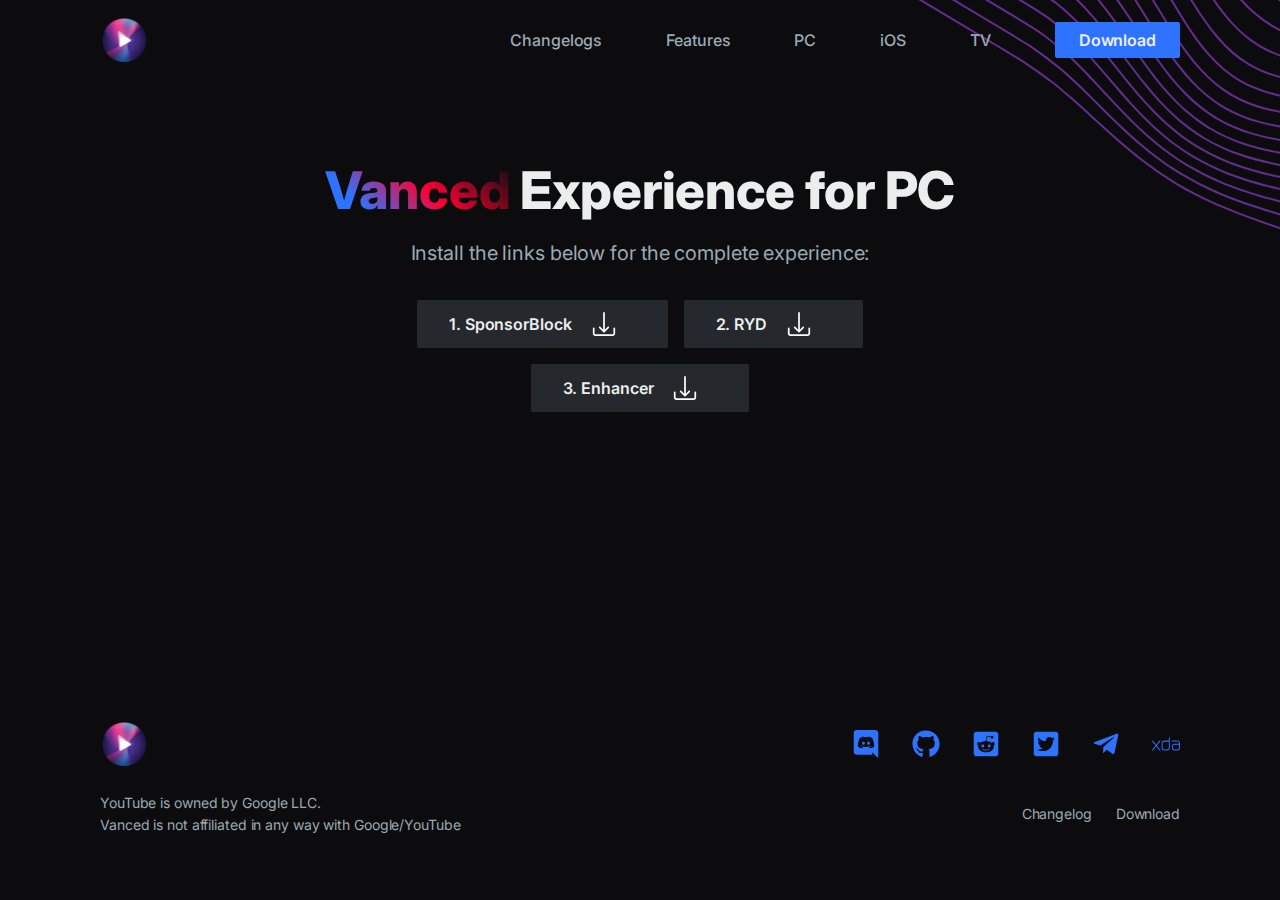
<file: pc.html>
<!DOCTYPE html>
<html lang="en">
  <head>
    <meta http-equiv="Content-Type" content="text/html; charset=UTF-8">
    <link rel="preconnect" href="https://fonts.googleapis.com/">
    <link rel="preconnect" href="https://www.googletagmanager.com/">
    <link rel="shortcut icon" href="./favicon/favicon.ico?v42">
    <meta name="viewport" content="width=device-width,initial-scale=1">
    <title>Vanced
    </title>
    <meta property="og:title" content="Vanced">
    <meta name="description" content="The official website of Vanced - a Video client for Android (Not affiliated with Google/YouTube).">
    <meta property="og:description" content="The official website of Vanced - a Video client for Android (Not affiliated with Google/YouTube).">
    <meta name="robots" content="index,follow">
    <meta name="author" content="Vanced Team">
    <meta name="keywords" content="YouTube, Android, Vanced">
    <meta property="og:type" content="website">
    <link rel="apple-touch-icon" sizes="180x180" href="./favicon/apple-touch-icon.png?v=3">
    <link rel="icon" type="image/png" sizes="32x32" href="./favicon/favicon-32x32.png?v=3">
    <link rel="icon" type="image/png" sizes="192x192" href="./favicon/android-chrome-192x192.png?v=3">
    <link rel="icon" type="image/png" sizes="16x16" href="./favicon/favicon-16x16.png?v=3">
    <link rel="manifest" href="./favicon/site.webmanifest?v=3">
    <link rel="mask-icon" href="./favicon/safari-pinned-tab.svg?v=3" color="#0c0c0f">
    <link rel="shortcut icon" href="./favicon/favicon.ico?v=42">
    <meta name="apple-mobile-web-app-title" content="Vanced">
    <meta name="application-name" content="Vanced">
    <meta name="msapplication-TileColor" content="#0c0c0f">
    <meta name="msapplication-TileImage" content="./favicon/mstile-144x144.png?v=3">
    <meta name="theme-color" content="#0c0c0f">
    <link href="./assets/main.css" rel="stylesheet">
    <div id="root" class="body-wrap">
      <header class="site-header reveal-from-bottom is-revealed">
        <div class="container">
          <div class="site-header-inner">
            <div class="brand">
              <h1 class="m-0">
                <a href="index.html">
                  <img src="./media/logo.png" width="48" height="48" alt="Open" style="">
                </a>
              </h1>
            </div>
            <button class="header-nav-toggle">
              <span class="screen-reader">Menu
              </span>
              <span class="hamburger">
                <span class="hamburger-inner">
                </span>
              </span>
            </button>
            <nav class="header-nav">
              <div class="header-nav-inner">
                <ul class="list-reset text-xs header-nav-right">
                  <li title="Changelogs">
                    <a href="changelogs.html">Changelogs
                    </a>
                  </li>
                  <li title="Features">
                    <a href="index.html#features">Features
                    </a>
                  </li>
                  <li title="Vanced PC Experience">
                    <a href="pc.html">PC
                    </a>
                  </li>
                  <li title="uYouPlus">
                    <a href="ios.html">iOS
                    </a>
                  </li>
                  <li title="SmartTubeNext">
                    <a href="tv.html">TV
                    </a>
                  </li>
                </ul>
                <ul class="list-reset header-nav-right">
                  <li>
                    <a href="./download/manager.apk" class="button button-primary button-wide-mobile button-sm">Download
                    </a>
                  </li>
                </ul>
              </div>
            </nav>
          </div>
        </div>
      </header>
      <main class="site-content">
        <section class="hero section center-content illustration-section-01">
          <div class="container-sm">
            <div class="hero-inner section-inner">
              <div class="hero-content">
                <h1 class="mt-0 mb-16 reveal-from-bottom is-revealed" data-reveal-delay="200">
                  <span class="vanced--gradient">Vanced
                  </span> Experience for PC
                </h1>
                <div class="container-xs">
                  <p class="m-0 mb-32 reveal-from-bottom is-revealed" data-reveal-delay="400">Install the links below for the complete experience:
                  </p>
                  <div class="reveal-from-bottom mb-8 is-revealed" data-reveal-delay="600">
                    <div class="button-group">
                      <a href="https://chrome.google.com/webstore/detail/sponsorblock-for-YouTube™/mnjggcdmjocbbbhaepdhchncahnbgone" target="_blank" class="button button-dark button-wide-mobile">1. SponsorBlock
                        <img src="./media/download.svg" width="64" alt="Features tile icon 01" style="">
                      </a>
                      <a href="https://chrome.google.com/webstore/detail/return-youtube-dislike/gebbhagfogifgggkldgodflihgfeippi" target="_blank" class="button button-dark button-wide-mobile">2. RYD
                        <img src="./media/download.svg" width="64" alt="Features tile icon 01" style="">
                      </a>
                      <a href="https://chrome.google.com/webstore/detail/enhancer-for-YouTube™/ponfpcnoihfmfllpaingbgckeeldkhle" target="_blank" class="button button-dark button-wide-mobile">3. Enhancer
                        <img src="./media/download.svg" width="64" alt="Features tile icon 01" style="">
                      </a>
                    </div>
                  </div>
                </div>
              </div>
            </div>
          </div>          
        </section>
      </main>
      <footer class="site-footer center-content-mobile">
        <div class="container">
          <div class="site-footer-inner">
            <div class="footer-top space-between text-xxs">
              <div class="brand">
                <h1 class="m-0">
                  <a href="index.html">
                    <img src="./media/logo.png" width="48" height="48" alt="Open" style="">
                  </a>
                </h1>
              </div>
              <div class="footer-social">
                <ul class="list-reset">
                  <li>
                    <a href="https://discord.com/invite/xHERtjn">
                      <svg stroke="currentColor" fill="currentColor" stroke-width="0" viewBox="0 0 448 512" height="2em" width="2em" xmlns="http://www.w3.org/2000/svg">
                        <path d="M297.216 243.2c0 15.616-11.52 28.416-26.112 28.416-14.336 0-26.112-12.8-26.112-28.416s11.52-28.416 26.112-28.416c14.592 0 26.112 12.8 26.112 28.416zm-119.552-28.416c-14.592 0-26.112 12.8-26.112 28.416s11.776 28.416 26.112 28.416c14.592 0 26.112-12.8 26.112-28.416.256-15.616-11.52-28.416-26.112-28.416zM448 52.736V512c-64.494-56.994-43.868-38.128-118.784-107.776l13.568 47.36H52.48C23.552 451.584 0 428.032 0 398.848V52.736C0 23.552 23.552 0 52.48 0h343.04C424.448 0 448 23.552 448 52.736zm-72.96 242.688c0-82.432-36.864-149.248-36.864-149.248-36.864-27.648-71.936-26.88-71.936-26.88l-3.584 4.096c43.52 13.312 63.744 32.512 63.744 32.512-60.811-33.329-132.244-33.335-191.232-7.424-9.472 4.352-15.104 7.424-15.104 7.424s21.248-20.224 67.328-33.536l-2.56-3.072s-35.072-.768-71.936 26.88c0 0-36.864 66.816-36.864 149.248 0 0 21.504 37.12 78.08 38.912 0 0 9.472-11.52 17.152-21.248-32.512-9.728-44.8-30.208-44.8-30.208 3.766 2.636 9.976 6.053 10.496 6.4 43.21 24.198 104.588 32.126 159.744 8.96 8.96-3.328 18.944-8.192 29.44-15.104 0 0-12.8 20.992-46.336 30.464 7.68 9.728 16.896 20.736 16.896 20.736 56.576-1.792 78.336-38.912 78.336-38.912z">
                        </path>
                      </svg>
                    </a>
                  </li>
                  <li>
                    <a href="https://github.com/YTVanced">
                      <svg stroke="currentColor" fill="currentColor" stroke-width="0" viewBox="0 0 496 512" height="2em" width="2em" xmlns="http://www.w3.org/2000/svg">
                        <path d="M165.9 397.4c0 2-2.3 3.6-5.2 3.6-3.3.3-5.6-1.3-5.6-3.6 0-2 2.3-3.6 5.2-3.6 3-.3 5.6 1.3 5.6 3.6zm-31.1-4.5c-.7 2 1.3 4.3 4.3 4.9 2.6 1 5.6 0 6.2-2s-1.3-4.3-4.3-5.2c-2.6-.7-5.5.3-6.2 2.3zm44.2-1.7c-2.9.7-4.9 2.6-4.6 4.9.3 2 2.9 3.3 5.9 2.6 2.9-.7 4.9-2.6 4.6-4.6-.3-1.9-3-3.2-5.9-2.9zM244.8 8C106.1 8 0 113.3 0 252c0 110.9 69.8 205.8 169.5 239.2 12.8 2.3 17.3-5.6 17.3-12.1 0-6.2-.3-40.4-.3-61.4 0 0-70 15-84.7-29.8 0 0-11.4-29.1-27.8-36.6 0 0-22.9-15.7 1.6-15.4 0 0 24.9 2 38.6 25.8 21.9 38.6 58.6 27.5 72.9 20.9 2.3-16 8.8-27.1 16-33.7-55.9-6.2-112.3-14.3-112.3-110.5 0-27.5 7.6-41.3 23.6-58.9-2.6-6.5-11.1-33.3 2.6-67.9 20.9-6.5 69 27 69 27 20-5.6 41.5-8.5 62.8-8.5s42.8 2.9 62.8 8.5c0 0 48.1-33.6 69-27 13.7 34.7 5.2 61.4 2.6 67.9 16 17.7 25.8 31.5 25.8 58.9 0 96.5-58.9 104.2-114.8 110.5 9.2 7.9 17 22.9 17 46.4 0 33.7-.3 75.4-.3 83.6 0 6.5 4.6 14.4 17.3 12.1C428.2 457.8 496 362.9 496 252 496 113.3 383.5 8 244.8 8zM97.2 352.9c-1.3 1-1 3.3.7 5.2 1.6 1.6 3.9 2.3 5.2 1 1.3-1 1-3.3-.7-5.2-1.6-1.6-3.9-2.3-5.2-1zm-10.8-8.1c-.7 1.3.3 2.9 2.3 3.9 1.6 1 3.6.7 4.3-.7.7-1.3-.3-2.9-2.3-3.9-2-.6-3.6-.3-4.3.7zm32.4 35.6c-1.6 1.3-1 4.3 1.3 6.2 2.3 2.3 5.2 2.6 6.5 1 1.3-1.3.7-4.3-1.3-6.2-2.2-2.3-5.2-2.6-6.5-1zm-11.4-14.7c-1.6 1-1.6 3.6 0 5.9 1.6 2.3 4.3 3.3 5.6 2.3 1.6-1.3 1.6-3.9 0-6.2-1.4-2.3-4-3.3-5.6-2z">
                        </path>
                      </svg>
                    </a>
                  </li>
                  <li>
                    <a href="https://www.reddit.com/r/Vanced/">
                      <svg stroke="currentColor" fill="currentColor" stroke-width="0" viewBox="0 0 448 512" height="2em" width="2em" xmlns="http://www.w3.org/2000/svg">
                        <path d="M283.2 345.5c2.7 2.7 2.7 6.8 0 9.2-24.5 24.5-93.8 24.6-118.4 0-2.7-2.4-2.7-6.5 0-9.2 2.4-2.4 6.5-2.4 8.9 0 18.7 19.2 81 19.6 100.5 0 2.4-2.3 6.6-2.3 9 0zm-91.3-53.8c0-14.9-11.9-26.8-26.5-26.8-14.9 0-26.8 11.9-26.8 26.8 0 14.6 11.9 26.5 26.8 26.5 14.6 0 26.5-11.9 26.5-26.5zm90.7-26.8c-14.6 0-26.5 11.9-26.5 26.8 0 14.6 11.9 26.5 26.5 26.5 14.9 0 26.8-11.9 26.8-26.5 0-14.9-11.9-26.8-26.8-26.8zM448 80v352c0 26.5-21.5 48-48 48H48c-26.5 0-48-21.5-48-48V80c0-26.5 21.5-48 48-48h352c26.5 0 48 21.5 48 48zm-99.7 140.6c-10.1 0-19 4.2-25.6 10.7-24.1-16.7-56.5-27.4-92.5-28.6l18.7-84.2 59.5 13.4c0 14.6 11.9 26.5 26.5 26.5 14.9 0 26.8-12.2 26.8-26.8 0-14.6-11.9-26.8-26.8-26.8-10.4 0-19.3 6.2-23.8 14.9l-65.7-14.6c-3.3-.9-6.5 1.5-7.4 4.8l-20.5 92.8c-35.7 1.5-67.8 12.2-91.9 28.9-6.5-6.8-15.8-11-25.9-11-37.5 0-49.8 50.4-15.5 67.5-1.2 5.4-1.8 11-1.8 16.7 0 56.5 63.7 102.3 141.9 102.3 78.5 0 142.2-45.8 142.2-102.3 0-5.7-.6-11.6-2.1-17 33.6-17.2 21.2-67.2-16.1-67.2z">
                        </path>
                      </svg>
                    </a>
                  </li>
                  <li>
                    <a href="https://twitter.com/ytvanced">
                      <svg stroke="currentColor" fill="currentColor" stroke-width="0" viewBox="0 0 448 512" height="2em" width="2em" xmlns="http://www.w3.org/2000/svg">
                        <path d="M400 32H48C21.5 32 0 53.5 0 80v352c0 26.5 21.5 48 48 48h352c26.5 0 48-21.5 48-48V80c0-26.5-21.5-48-48-48zm-48.9 158.8c.2 2.8.2 5.7.2 8.5 0 86.7-66 186.6-186.6 186.6-37.2 0-71.7-10.8-100.7-29.4 5.3.6 10.4.8 15.8.8 30.7 0 58.9-10.4 81.4-28-28.8-.6-53-19.5-61.3-45.5 10.1 1.5 19.2 1.5 29.6-1.2-30-6.1-52.5-32.5-52.5-64.4v-.8c8.7 4.9 18.9 7.9 29.6 8.3a65.447 65.447 0 0 1-29.2-54.6c0-12.2 3.2-23.4 8.9-33.1 32.3 39.8 80.8 65.8 135.2 68.6-9.3-44.5 24-80.6 64-80.6 18.9 0 35.9 7.9 47.9 20.7 14.8-2.8 29-8.3 41.6-15.8-4.9 15.2-15.2 28-28.8 36.1 13.2-1.4 26-5.1 37.8-10.2-8.9 13.1-20.1 24.7-32.9 34z">
                        </path>
                      </svg>
                    </a>
                  </li>
                  <li>
                    <a href="https://t.me/Vanced">
                      <svg stroke="currentColor" fill="currentColor" stroke-width="0" viewBox="0 0 448 512" height="2em" width="2em" xmlns="http://www.w3.org/2000/svg">
                        <path d="M446.7 98.6l-67.6 318.8c-5.1 22.5-18.4 28.1-37.3 17.5l-103-75.9-49.7 47.8c-5.5 5.5-10.1 10.1-20.7 10.1l7.4-104.9 190.9-172.5c8.3-7.4-1.8-11.5-12.9-4.1L117.8 284 16.2 252.2c-22.1-6.9-22.5-22.1 4.6-32.7L418.2 66.4c18.4-6.9 34.5 4.1 28.5 32.2z">
                        </path>
                      </svg>
                    </a>
                  </li>
                  <li>
                    <a href="https://forum.xda-developers.com/android/apps-games/app-youtube-vanced-edition-t3758757">
                      <svg stroke="currentColor" fill="currentColor" stroke-width="0" role="img" viewBox="0 0 24 24" height="2em" width="2em" xmlns="http://www.w3.org/2000/svg">
                        <title>
                        </title>
                        <path d="M14.547 6.502a.193.193 0 00-.131.19v2.396h-3.617c-.783 0-1.421.208-1.887.64-.468.436-.701 1.066-.701 1.852v3.416c-.01.089-.024.184-.024.285 0 .482.142.933.417 1.328.277.4.659.673 1.115.795.254.07.606.096 1.092.096h1.779c.86 0 1.529-.198 1.992-.617.463-.42.687-1.043.688-1.828V6.693a.193.193 0 00-.19-.19h-.475a.193.193 0 00-.058-.001zM.2 9.086a.193.193 0 00-.02.002.193.193 0 00-.095.308l3.049 3.915-3.096 3.878a.193.193 0 00.154.309h.641a.193.193 0 00.154-.07l2.692-3.416 2.68 3.416a.193.193 0 00.154.07h.629a.193.193 0 00.154-.309L4.238 13.3l3-3.903a.193.193 0 00-.154-.308h-.64a.193.193 0 00-.155.07l-2.61 3.428-2.644-3.428a.193.193 0 00-.154-.07H.24a.193.193 0 00-.04-.002zm16.986 0a.193.193 0 00-.019.002.193.193 0 00-.13.19v.486a.193.193 0 00.189.19h4.4c.541 0 .913.125 1.15.357.238.23.37.59.37 1.115v.332h-3.844c-.686 0-1.26.21-1.672.629-.412.418-.617.985-.617 1.672v1.197c0 .569.17 1.07.51 1.459.003.004.008.007.011.012.432.512 1.06.771 1.815.771h2.408c.706 0 1.281-.21 1.672-.64.386-.426.57-1.01.57-1.721V11.52c0-.784-.211-1.41-.664-1.827-.453-.416-1.118-.605-1.957-.605h-4.152a.193.193 0 00-.04-.002zm-6.402.879h3.631v5.066c0 .495-.143.846-.404 1.104-.257.254-.655.433-1.221.498h-.156a.193.193 0 00-.024 0 1 1 0 01-.142.012h-1.672c-.683 0-1.13-.153-1.363-.381-.233-.23-.381-.659-.381-1.34v-3.309c0-.649.234-1.102.713-1.424v.012c.217-.142.556-.238 1.02-.238zm8.483 2.644v.002h3.867v2.645c0 .495-.12.828-.332 1.045-.212.217-.538.344-1.022.344h-2.467a1.27 1.27 0 01-.224-.024c-.43-.075-.732-.238-.926-.463-.194-.225-.297-.525-.297-.937v-1.176c0-.43.108-.747.297-.973.187-.223.47-.37.877-.437h.012c.112-.017.187-.026.215-.026Z">
                        </path>
                      </svg>
                    </a>
                  </li>
                </ul>
              </div>
            </div>
            <div class="footer-bottom space-between text-xxs invert-order-desktop">
              <nav class="footer-nav">
                <ul class="list-reset">
                  <li>
                    <a href="changelogs.html">Changelog
                    </a>
                  </li>
                  <li>
                    <a href="./download/manager.apk">Download
                    </a>
                  </li>
                </ul>
              </nav>
              <div class="footer-copyright">YouTube is owned by Google LLC.
                <br>Vanced is not affiliated in any way with Google/YouTube
              </div>
            </div>
          </div>
        </div>
      </footer>
    </div>    
  </body>
</html>
</file>
<file: assets/main.css>
@import "https://fonts.googleapis.com/css?family=Inter:400,500,600,700,800&display=swap";html{line-height:1.15;-ms-text-size-adjust:100%;-webkit-text-size-adjust:100%}body{margin:0}article,aside,footer,header,nav,section{display:block}h1{font-size:2em;margin:.67em 0}figcaption,figure,main{display:block}figure{margin:1em 40px}hr{box-sizing:content-box;height:0;overflow:visible}pre{font-family:monospace,monospace;font-size:1em}a{background-color:transparent;-webkit-text-decoration-skip:objects}abbr[title]{border-bottom:none;text-decoration:underline;-webkit-text-decoration:underline dotted;text-decoration:underline dotted}b,strong{font-weight:inherit;font-weight:bolder}code,kbd,samp{font-family:monospace,monospace;font-size:1em}dfn{font-style:italic}mark{background-color:#ff0;color:#000}small{font-size:80%}sub,sup{font-size:75%;line-height:0;position:relative;vertical-align:baseline}sub{bottom:-.25em}sup{top:-.5em}audio,video{display:inline-block}audio:not([controls]){display:none;height:0}img{border-style:none}svg:not(:root){overflow:hidden}button,input,optgroup,select,textarea{font-family:sans-serif;font-size:100%;line-height:1.15;margin:0}button,input{overflow:visible}button,select{text-transform:none}[type=reset],[type=submit],button,html [type=button]{-webkit-appearance:button}[type=button]::-moz-focus-inner,[type=reset]::-moz-focus-inner,[type=submit]::-moz-focus-inner,button::-moz-focus-inner{border-style:none;padding:0}[type=button]:-moz-focusring,[type=reset]:-moz-focusring,[type=submit]:-moz-focusring,button:-moz-focusring{outline:1px dotted ButtonText}fieldset{padding:.35em .75em .625em}legend{box-sizing:border-box;color:inherit;display:table;max-width:100%;padding:0;white-space:normal}progress{display:inline-block;vertical-align:baseline}textarea{overflow:auto}[type=checkbox],[type=radio]{box-sizing:border-box;padding:0}[type=number]::-webkit-inner-spin-button,[type=number]::-webkit-outer-spin-button{height:auto}[type=search]{-webkit-appearance:textfield;outline-offset:-2px}[type=search]::-webkit-search-cancel-button,[type=search]::-webkit-search-decoration{-webkit-appearance:none}::-webkit-file-upload-button{-webkit-appearance:button;font:inherit}details,menu{display:block}summary{display:list-item}canvas{display:inline-block}[hidden],template{display:none}@media(min-width:641px){.has-animations [class*=reveal-]{opacity:0;will-change:opacity,transform}.has-animations .reveal-from-top{transform:translateY(-10px)}.has-animations .reveal-from-bottom{transform:translateY(10px)}.has-animations .reveal-from-left{transform:translateX(-10px)}.has-animations .reveal-from-right{transform:translateX(10px)}.has-animations .reveal-scale-up{transform:scale(.95)}.has-animations .reveal-scale-down{transform:scale(1.05)}.has-animations .reveal-rotate-from-left{transform:perspective(1000px) rotateY(-45deg)}.has-animations .reveal-rotate-from-right{transform:perspective(1000px) rotateY(45deg)}.has-animations.is-loaded [class*=reveal-]{transition:opacity .8s cubic-bezier(.39,.575,.565,1),transform .8s cubic-bezier(.39,.575,.565,1)}.has-animations.is-loaded [class*=reveal-].is-revealed{opacity:1;transform:translate(0)}}html{box-sizing:border-box}*,:after,:before{box-sizing:inherit}body{background:#0c0c0f;-moz-osx-font-smoothing:grayscale;-webkit-font-smoothing:antialiased}hr{border:0;display:block;height:1px;background:#25282c;margin-top:24px;margin-bottom:24px}ol,ul{margin-top:0;padding-left:24px}ol:not(:last-child),ul:not(:last-child){margin-bottom:24px}ul{list-style:disc}ol{list-style:decimal}li:not(:last-child){margin-bottom:12px}li>ol,li>ul{margin-top:12px;margin-bottom:0}dl{margin-top:0;margin-bottom:24px}dt{font-weight:700}dd{margin-left:24px;margin-bottom:24px}img{border-radius:2px}img,svg,video{display:block;height:auto;max-width:100%}figure{margin:48px 0}figcaption{padding:8px 0}table{font-size:16px;line-height:24px;letter-spacing:-.1px;border-collapse:collapse;margin-bottom:24px;width:100%}tr{border-bottom:1px solid #25282c}th{font-weight:700;text-align:left}td,th{padding:8px 16px}td:first-child,th:first-child{padding-left:0}td:last-child,th:last-child{padding-right:0}.invert-color hr{display:block;height:1px;background:#eceded}.invert-color tr{border-bottom:1px solid #eceded}html{font-size:20px;line-height:30px;letter-spacing:-.1px}body{color:#9ca9b3;font-size:1rem}body,button,input,select,textarea{font-family:inter,sans-serif;font-weight:400}.h1,.h2,.h3,.h4,.h5,.h6,h1,h2,h3,h4,h5,h6{font-weight:800;clear:both;color:#eceded;word-wrap:break-word;overflow-wrap:break-word}.h1,h1{font-size:44px;line-height:54px}.h1,.h2,h1,h2{letter-spacing:-.3px}.h2,h2{font-size:32px;line-height:42px}.h3,.h4,h3,h4{font-size:24px;line-height:34px;letter-spacing:-.1px}.h5,h5{font-size:20px;line-height:30px;letter-spacing:-.1px}.h6,.text-sm,h6,small{font-size:18px;line-height:28px;letter-spacing:-.1px}.text-xs{font-size:16px;line-height:24px;letter-spacing:-.1px}.text-xxs,figcaption{font-size:14px;line-height:22px}a:not(.button){color:#eceded;text-decoration:none}a:not(.button):active,a:not(.button):hover{outline:0}a.button-link{color:#9ca9b3}a.button-link:active,a.button-link:hover{color:#eceded}.h1,.h2,h1,h2{margin-top:48px;margin-bottom:32px}.h3,h3{margin-top:36px;margin-bottom:24px}.h4,.h5,.h6,h4,h5,h6{margin-top:24px;margin-bottom:24px}p{margin-top:0;margin-bottom:24px}cite,dfn,em,i{font-style:italic}blockquote{font-size:20px;line-height:30px;letter-spacing:-.1px;margin-top:24px;margin-bottom:24px;margin-left:24px}blockquote:before{content:"\201C"}blockquote:after{content:"\201D"}blockquote p{display:inline}address{border-color:#25282c;border-style:solid;border-width:1px 0;padding:24px 0;margin:0 0 24px}pre,pre .h1,pre .h2,pre .h3,pre .h4,pre .h5,pre .h6,pre h1,pre h2,pre h3,pre h4,pre h5,pre h6{font-family:"courier 10 pitch",Courier,monospace}code,kbd,pre,tt,var{background:#050507}pre{max-width:100%;overflow:auto;padding:24px;margin-top:24px;margin-bottom:24px}code,kbd,pre,tt,var{font-size:16px;line-height:24px;letter-spacing:-.1px}code,kbd,tt,var{font-family:Monaco,Consolas,andale mono,dejavu sans mono,monospace;padding:2px 4px}abbr,acronym{cursor:help}ins,mark{text-decoration:none}b,strong{font-weight:700}.invert-color{color:#717d86}.invert-color a:not(.button){color:#717d86;text-decoration:none}.invert-color a:not(.button):active,.invert-color a:not(.button):hover{outline:0}.invert-color a.button-link:active,.invert-color a.button-link:hover,.invert-color a.func-link:active,.invert-color a.func-link:hover{color:#2e73ff}.invert-color .h1,.invert-color .h2,.invert-color .h3,.invert-color .h4,.invert-color .h5,.invert-color .h6,.invert-color h1,.invert-color h2,.invert-color h3,.invert-color h4,.invert-color h5,.invert-color h6{color:#0c0c0f}.invert-color address{border-color:#eceded}.invert-color code,.invert-color kbd,.invert-color pre,.invert-color tt,.invert-color var{background:#050507}@media(max-width:640px){.h1-mobile{font-size:44px;line-height:54px;letter-spacing:-.3px}.h2-mobile{font-size:32px;line-height:42px;letter-spacing:-.3px}.h3-mobile,.h4-mobile{font-size:24px;line-height:34px;letter-spacing:-.1px}.h5-mobile{font-size:20px;line-height:30px;letter-spacing:-.1px}.h6-mobile{font-size:18px;line-height:28px;letter-spacing:-.1px}}@media(min-width:641px){.h1,h1{font-size:52px;line-height:62px}.h1,.h2,h1,h2{letter-spacing:-.3px}.h2,h2{font-size:44px;line-height:54px}.h3,h3{font-size:32px;line-height:42px;letter-spacing:-.3px}}.container,.container-sm,.container-xs{width:100%;margin:0 auto;padding-left:16px;padding-right:16px}@media(min-width:481px){.container,.container-sm,.container-xs{padding-left:24px;padding-right:24px}}.container{max-width:1128px}.container-sm{max-width:944px}.container-xs{max-width:668px}[class*=container] [class*=container]{padding-left:0;padding-right:0}[class*=container] .container-sm{max-width:896px}[class*=container] .container-xs{max-width:620px}.button{display:inline-flex;font-size:16px;line-height:24px;letter-spacing:-.1px;font-weight:600;padding:11px 31px;height:48px;text-decoration:none!important;color:#25282c;background-color:#eceded;border:1px solid transparent;border-radius:2px;cursor:pointer;justify-content:center;text-align:center;letter-spacing:inherit;white-space:nowrap;transition:background .15s ease}.button:active{outline:0}.button:hover{background-color:#dfe1e1}.button.is-loading{position:relative;color:transparent!important;pointer-events:none}.button.is-loading:after{content:"";display:block;position:absolute;width:24px;height:24px;margin-left:-12px;margin-top:-12px;top:50%;left:50%;border:2px solid #25282c;border-radius:50%;border-right-color:transparent!important;border-top-color:transparent!important;z-index:1;-webkit-animation:button-loading .6s linear infinite;animation:button-loading .6s linear infinite}.button[disabled]{cursor:not-allowed;color:#33363a;background-color:#717d86!important}.button[disabled].is-loading:after{border-color:#33363a}.button-sm{padding:5px 23px;height:36px}.button-dark{color:#eceded;background-color:#25282c}.button-dark:hover{background-color:#2a2d32}.button-dark.is-loading:after{border-color:#eceded}.button-primary{color:#eceded;background-color:#2e73ff}.button-primary:hover{background-color:#387aff}.button-primary.is-loading:after{border-color:#eceded}.button-secondary{color:#eceded;background-color:#24e5af}.button-secondary:hover{background-color:#2de6b2}.button-secondary.is-loading:after{border-color:#eceded}.button-block{display:flex;width:100%}.button-group{display:flex;flex-wrap:wrap;align-items:center;margin-right:-8px;margin-left:-8px;margin-top:-8px}.button-group:last-of-type{margin-bottom:-8px}.button-group:not(:last-of-type){margin-bottom:8px}.button-group>[class*=button]{margin:8px}@media(max-width:640px){.button-wide-mobile{width:100%;max-width:280px}}@-webkit-keyframes button-loading{0%{transform:rotate(0)}to{transform:rotate(1turn)}}@keyframes button-loading{0%{transform:rotate(0)}to{transform:rotate(1turn)}}fieldset{padding:0;margin:0;border:0}.form-label,.form-slider,.form-switch{color:#717d86;font-weight:500}.form-label{font-size:14px;line-height:22px}.form-checkbox input,.form-input,.form-radio input,.form-select{-moz-appearance:none;-webkit-appearance:none;background-color:#eceded;border:1px solid #0c0c0f}.form-checkbox input:hover,.form-input:hover,.form-radio input:hover,.form-select:hover{border-color:#717d86}.form-checkbox input:active,.form-checkbox input:focus,.form-input:active,.form-input:focus,.form-radio input:active,.form-radio input:focus,.form-select:active,.form-select:focus{outline:none;border-color:#2e73ff}.form-checkbox input[disabled],.form-input[disabled],.form-radio input[disabled],.form-select[disabled]{cursor:not-allowed;background-color:#33363a;border-color:#25282c}.form-checkbox input.form-error,.form-input.form-error,.form-radio input.form-error,.form-select.form-error{border-color:#ff6171}.form-checkbox input.form-warning,.form-input.form-warning,.form-radio input.form-warning,.form-select.form-warning{border-color:#ffa173}.form-checkbox input.form-success,.form-input.form-success,.form-radio input.form-success,.form-select.form-success{border-color:#24e5af}.form-input,.form-select{display:block;font-size:16px;line-height:24px;letter-spacing:-.1px;padding:11px 15px;height:48px;border-radius:0;color:#0c0c0f;box-shadow:none;max-width:100%;width:100%}.form-input::-webkit-input-placeholder{color:#9ca9b3}.form-input:-ms-input-placeholder{color:#9ca9b3}.form-input::placeholder{color:#9ca9b3}.form-input::-ms-input-placeholder{color:#9ca9b3}textarea.form-input{height:auto;resize:vertical}.form-select{padding-right:46px;background-image:url([data-uri]);background-position:right 15px center;background-repeat:no-repeat;background-size:16px 16px}.form-select-sm{padding-right:38px;background-position:right 11px center}.form-input-sm,.form-select-sm{padding:5px 11px;height:36px}.has-icon-left,.has-icon-right{position:relative}.has-icon-left svg,.has-icon-right svg{pointer-events:none;position:absolute;top:50%;transform:translateY(-50%)}.has-icon-left .form-input{padding-left:46px}.has-icon-left .form-input+svg{left:15px}.has-icon-left .form-input-sm{padding-left:38px}.has-icon-left .form-input-sm+svg{left:11px}.has-icon-right .form-input{padding-right:46px}.has-icon-right .form-input+svg{right:15px}.has-icon-right .form-input-sm{padding-right:38px}.has-icon-right .form-input-sm+svg{right:11px}.form-checkbox,.form-radio,.form-switch{cursor:pointer}.form-checkbox,.form-radio,.form-slider,.form-switch{font-size:16px;line-height:24px;letter-spacing:-.1px}.form-checkbox,.form-radio{color:#9ca9b3;position:relative;padding-left:24px}.form-checkbox input,.form-radio input{position:absolute;left:0;top:3px;width:16px;height:16px;cursor:pointer}.form-checkbox input:checked,.form-radio input:checked{background-color:#2e73ff!important;border-color:#2e73ff!important;background-position:50%}.form-checkbox input{border-radius:2px}.form-checkbox input:checked{background-image:url([data-uri])}.form-radio input{border-radius:50%}.form-radio input:checked{background-image:url([data-uri])}.form-switch{display:inline-flex;align-items:center;-webkit-user-select:none;-ms-user-select:none;user-select:none}.form-switch input{clip:rect(0,0,0,0);height:1px;margin:-1px;overflow:hidden;position:absolute;width:1px}.form-switch .form-switch-icon{display:block;position:relative;min-width:60px;width:60px;height:32px;border-radius:16px;background:#33363a}.form-switch .form-switch-icon:before{content:"";display:block;position:absolute;top:2px;left:2px;width:28px;height:28px;border-radius:14px;background:#eceded;transition:all .15s ease-out}.form-switch input:checked+.form-switch-icon{background:#2e73ff}.form-switch input:checked+.form-switch-icon:before{left:30px}.form-switch>span:not(.form-switch-icon){order:-1;margin-right:12px}.form-switch>span:not(.form-switch-icon):last-child{order:0;margin-left:12px;margin-right:0}.form-slider>span{display:block}.form-slider input[type=range]{-moz-appearance:none;-webkit-appearance:none;background:#9ca9b3;border-radius:3px;height:6px;width:100%;margin-top:15px;margin-bottom:15px;outline:none}.form-slider input[type=range]::-webkit-slider-thumb{appearance:none;-webkit-appearance:none;background-color:#2e73ff;background-image:url([data-uri]);background-position:50%;background-repeat:no-repeat;border:0;border-radius:50%;cursor:pointer;height:36px;width:36px}.form-slider input[type=range]::-moz-range-thumb{background-color:#2e73ff;background-image:url([data-uri]);background-position:50%;background-repeat:no-repeat;border:none;border-radius:50%;cursor:pointer;height:36px;width:36px}.form-slider input[type=range]::-ms-thumb{background-color:#2e73ff;background-image:url([data-uri]);background-position:50%;background-repeat:no-repeat;border:0;border-radius:50%;cursor:pointer;height:36px;width:36px}.form-slider input[type=range]::-moz-focus-outer{border:0}.form-group{display:flex}.form-group .form-input{flex-grow:1;flex-shrink:1;margin-right:12px}.form-group .button{padding-left:24px;padding-right:24px;flex-shrink:0}.form-hint{font-size:14px;line-height:22px;margin-top:8px}@media(max-width:640px){.form-group-desktop .form-input{margin-bottom:12px}.form-group-desktop .button{width:100%}}@media(min-width:641px){.form-group-desktop{display:flex}.form-group-desktop .form-input{flex-grow:1;flex-shrink:1;margin-right:12px}.form-group-desktop .button{padding-left:24px;padding-right:24px;flex-shrink:0}}.header-nav-toggle{background:0 0;border:0;outline:0;padding:0;cursor:pointer}.hamburger,.hamburger-inner{display:block;pointer-events:none}.hamburger{position:relative;width:24px;height:24px}.hamburger-inner,.hamburger-inner:after,.hamburger-inner:before{width:24px;height:2px;position:absolute;background:#9ca9b3}.invert-color .hamburger-inner,.invert-color .hamburger-inner:after,.invert-color .hamburger-inner:before{background:#25282c}.hamburger-inner{top:50%;margin-top:-1px;transition-duration:.22s;transition-timing-function:cubic-bezier(.55,.055,.675,.19)}.hamburger-inner:after,.hamburger-inner:before{content:"";display:block}.hamburger-inner:before{top:-7px;transition:top .1s ease-in .25s,opacity .1s ease-in}.hamburger-inner:after{bottom:-7px;transition:bottom .1s ease-in .25s,transform .22s cubic-bezier(.55,.055,.675,.19),width .1s ease-in .25s}.off-nav-is-active .hamburger-inner{transform:rotate(225deg);transition-delay:.12s;transition-timing-function:cubic-bezier(.215,.61,.355,1)}.off-nav-is-active .hamburger-inner:before{top:0;opacity:0;transition:top .1s ease-out,opacity .1s ease-out .12s}.off-nav-is-active .hamburger-inner:after{width:24px;bottom:0;transform:rotate(-90deg);transition:bottom .1s ease-out,transform .22s cubic-bezier(.215,.61,.355,1) .12s,width .1s ease-out}.modal,.modal:before{bottom:0;left:0;right:0;top:0}.modal{display:none;align-items:center;flex-direction:column;justify-content:center;overflow:hidden;position:fixed;z-index:40}.modal.modal-video .modal-inner{padding:0;max-width:1024px}.modal .modal-inner,.modal:before{display:none}.modal:before{content:"";position:absolute;background-color:rgba(12,12,15,.88)}.modal.is-active{display:flex}.modal.is-active .modal-inner,.modal.is-active:before{display:block}.modal.is-active .modal-inner{-webkit-animation:slideUpInModal .15s ease-in-out both;animation:slideUpInModal .15s ease-in-out both}.modal.is-active:before{-webkit-animation:slideUpInModalBg .15s ease-in-out both;animation:slideUpInModalBg .15s ease-in-out both}.modal-inner{max-height:calc(100vh - 32px);overflow:auto;position:relative;width:calc(100% - 32px);max-width:520px;margin-left:16px;margin-right:16px;background:#25282c}.modal-content{padding:48px 16px}.modal-close{background:0 0;border:0;outline:0;padding:0;cursor:pointer;position:absolute;right:16px;top:16px;width:16px;height:16px}.modal-close:after,.modal-close:before{content:"";display:block;position:absolute;top:50%;left:50%;margin-top:-1px;margin-left:-8px;width:16px;height:2px;background:#717d86}.modal-close:before{transform:rotate(225deg)}.modal-close:after{transform:rotate(-45deg)}.modal-close:hover:after,.modal-close:hover:before{background:#9ca9b3}@media(min-width:641px){.modal-inner{margin:0 auto;max-height:calc(100vh - 96px)}.modal-content{padding:64px 32px}}@-webkit-keyframes slideUpInModal{0%{opacity:0;transform:translateY(-24px)}to{opacity:1;transform:translateY(0)}}@keyframes slideUpInModal{0%{opacity:0;transform:translateY(-24px)}to{opacity:1;transform:translateY(0)}}@-webkit-keyframes slideUpInModalBg{0%{opacity:0}to{opacity:1}}@keyframes slideUpInModalBg{0%{opacity:0}to{opacity:1}}.split-wrap{margin-top:-24px}.split-wrap:last-of-type{margin-bottom:-24px}.split-wrap:not(:last-of-type){margin-bottom:24px}.split-wrap .split-item{padding-top:24px;padding-bottom:24px;display:flex;flex-direction:column}.split-wrap .split-item .split-item-image{position:relative;width:100%}.split-wrap .split-item .split-item-image img,.split-wrap .split-item .split-item-image svg,.split-wrap .split-item .split-item-image video{width:auto;height:auto;max-width:100%;overflow:visible}.split-wrap .split-item .split-item-image.split-item-image-fill img,.split-wrap .split-item .split-item-image.split-item-image-fill svg,.split-wrap .split-item .split-item-image.split-item-image-fill video{width:100%}@media(max-width:640px){.split-wrap .split-item .split-item-content{margin-bottom:32px}.split-wrap.invert-mobile .split-item .split-item-content{order:1;margin-bottom:0!important}.split-wrap.invert-mobile .split-item .split-item-image{margin-bottom:32px}}@media(min-width:641px){.split-wrap{margin-top:-40px}.split-wrap:last-of-type{margin-bottom:-40px}.split-wrap:not(:last-of-type){margin-bottom:40px}.split-wrap .split-item{padding-top:40px;padding-bottom:40px;flex-direction:row;flex-wrap:nowrap;align-items:center;justify-content:flex-start}.split-wrap .split-item .split-item-content{flex-shrink:0;width:396px;margin-bottom:0;margin-right:64px}.split-wrap .split-item .split-item-image{min-width:436px}.split-wrap.invert-desktop .split-item:nth-child(odd),.split-wrap:not(.invert-desktop) .split-item:nth-child(2n){justify-content:flex-end}.split-wrap.invert-desktop .split-item:nth-child(odd) .split-item-content,.split-wrap:not(.invert-desktop) .split-item:nth-child(2n) .split-item-content{order:1;margin-left:64px;margin-right:0}.split-wrap.invert-desktop .split-item:nth-child(2n) .split-item-image img,.split-wrap.invert-desktop .split-item:nth-child(2n) .split-item-image svg,.split-wrap.invert-desktop .split-item:nth-child(2n) .split-item-image video,.split-wrap:not(.invert-desktop) .split-item:nth-child(odd) .split-item-image img,.split-wrap:not(.invert-desktop) .split-item:nth-child(odd) .split-item-image svg,.split-wrap:not(.invert-desktop) .split-item:nth-child(odd) .split-item-image video{margin-left:auto}.split-wrap.align-top .split-item{align-items:flex-start}}@media(min-width:821px){.container .split-wrap .split-item .split-item-content{width:488px}.container .split-wrap .split-item .split-item-image{min-width:528px}}.tiles-wrap{display:flex;flex-wrap:wrap;justify-content:center;margin-right:-12px;margin-left:-12px;margin-top:-12px}.tiles-wrap:last-of-type{margin-bottom:-12px}.tiles-wrap:not(:last-of-type){margin-bottom:12px}.tiles-wrap.push-left:after{content:"";padding-left:12px;padding-right:12px;height:0}.tiles-item,.tiles-wrap.push-left:after{flex-basis:330px;max-width:330px;box-sizing:content-box}.tiles-item{padding:12px}.tiles-item *{box-sizing:border-box}.tiles-item-inner{display:flex;flex-wrap:wrap;flex-direction:column;height:100%;padding:32px 24px}.site-header{position:absolute!important;top:0;width:100%;z-index:10!important}.site-header+.site-content .section:first-of-type{padding-top:80px}.site-header .brand{margin-right:32px}.site-header-inner{display:flex;justify-content:space-between;align-items:center;height:80px}.header-nav{flex-grow:1}.header-nav .header-nav-inner,.header-nav ul{display:flex;flex-grow:1}.header-nav ul{align-items:center;white-space:nowrap;margin-bottom:0}.header-nav ul:first-of-type{flex-wrap:wrap}.header-nav li+.header-button{margin-left:32px}.header-nav a:not(.button){display:block;color:#9ca9b3;font-weight:500;padding:0 32px}.header-nav a:not(.button):active,.header-nav a:not(.button):hover{color:#eceded}.invert-color .header-nav a:not(.button){color:#33363a}.invert-color .header-nav a:not(.button):active,.invert-color .header-nav a:not(.button):hover{color:#2e73ff}.header-nav a.button{margin-left:32px}.header-nav-center:first-of-type{flex-grow:1;justify-content:flex-end}.header-nav-right{justify-content:flex-end}.header-nav-right+.header-nav-right{flex-grow:0}.header-nav-toggle{display:none}@media(max-width:640px){.header-nav-toggle{display:block}.header-nav-toggle+.header-nav{flex-direction:column;position:absolute;left:0;right:0;top:100%;z-index:9999;background:#050507;max-height:0;opacity:0;overflow:hidden;transition:max-height .25s ease-in-out,opacity .15s}.header-nav-toggle+.header-nav.is-active{opacity:1}.header-nav-toggle+.header-nav .header-nav-inner{flex-direction:column;padding:24px}.header-nav-toggle+.header-nav ul{display:block;text-align:center}.header-nav-toggle+.header-nav ul a:not(.button){display:inline-flex;color:#eceded;padding-top:12px;padding-bottom:12px}.header-nav-toggle+.header-nav a.button{margin-left:0;margin-top:12px;margin-bottom:12px}}.is-boxed{background:#111115}.is-boxed .body-wrap{max-width:1440px;margin:0 auto;box-shadow:0 20px 48px rgba(12,12,15,.8)}.is-boxed .body-wrap:before{content:"";position:absolute;top:0;left:0;width:100%;height:100%;background:#0c0c0f;z-index:-10}.body-wrap{position:relative;overflow:hidden;display:flex;flex-direction:column;min-height:100vh}.site-content{flex:1 0 auto}.site-footer{position:relative}.site-footer:before{content:"";position:absolute;bottom:0;left:0;width:100%;height:100%;background:#0c0c0f;z-index:-3}.site-footer-inner{padding:48px 0}.footer-top{padding-bottom:12px}.footer-bottom{padding-top:12px}.footer-blocks{display:flex;flex-wrap:wrap;margin-right:-24px;margin-left:-24px;margin-top:-12px}.footer-blocks:last-of-type{margin-bottom:28px}.footer-blocks:not(:last-of-type){margin-bottom:12px}.footer-block{flex-grow:1;flex-basis:160px;box-sizing:content-box;padding:12px 24px}.footer-block *{box-sizing:border-box}.footer-block ul li:not(:last-child){margin-bottom:4px}.footer-block a{color:#9ca9b3}.footer-block a:active,.footer-block a:hover{color:#eceded}.footer-block-title{font-size:14px;line-height:22px;font-weight:700;color:#eceded;text-transform:uppercase;margin-bottom:8px}.invert-color .footer-block-title{color:#0c0c0f}.footer-nav a,.footer-social a{display:flex}.footer-nav ul,.footer-social ul{display:flex;flex-wrap:wrap;justify-content:center;align-items:center;white-space:nowrap;margin-bottom:0}.footer-social ul{margin-right:-16px;margin-left:-16px}.footer-social li{padding:0 8px}.footer-social a{padding:8px}.footer-social a svg{fill:#2e73ff;transition:fill .15s ease}.footer-social a:hover svg{fill:#acadff}.footer-nav{margin-right:-12px;margin-left:-12px}.footer-nav a{color:#9ca9b3;padding:0 12px}.footer-nav a:active,.footer-nav a:hover{color:#eceded}@media(max-width:640px){.footer-bottom>:not(:last-child),.footer-top>:not(:last-child){margin-bottom:24px}}@media(min-width:641px){.site-footer-inner{padding:64px 0}.footer-bottom.space-between,.footer-top.space-between{display:flex;justify-content:space-between;align-items:center}.footer-bottom.invert-order-desktop>:first-child,.footer-top.invert-order-desktop>:first-child{order:1}}.section-inner{position:relative;padding-top:48px}.section-header,.section-inner{padding-bottom:48px}@media(min-width:641px){.section-inner{padding-top:80px}.section-header,.section-inner{padding-bottom:80px}}.hero-inner>.hero-content+.hero-figure,.hero-inner>.hero-figure+.hero-content{margin-top:48px}.hero-inner>.hero-figure>a{display:inline-flex;align-items:center;vertical-align:top}@media(max-width:640px){.hero .split-wrap.invert-mobile .split-item .split-item-image,.hero .split-wrap .split-item .split-item-content{margin-bottom:48px}}@media(min-width:641px){.hero-inner>.hero-content+.hero-figure,.hero-inner>.hero-figure+.hero-content{margin-top:64px}}@media(min-width:641px){.features-split .section-header{padding-bottom:92px}}.features-tiles .tiles-wrap{margin-right:-16px;margin-left:-16px;margin-top:-16px}.features-tiles .tiles-wrap:last-of-type{margin-bottom:-16px}.features-tiles .tiles-wrap:not(:last-of-type){margin-bottom:16px}.features-tiles .tiles-wrap.push-left:after{flex-basis:317px;max-width:317px;padding-left:16px;padding-right:16px}.features-tiles .tiles-item{flex-basis:317px;max-width:317px;padding:16px}.features-tiles .tiles-item-inner{padding:0}@media(min-width:641px){.features-tiles .tiles-wrap{margin-right:-32px;margin-left:-32px;margin-top:-32px}.features-tiles .tiles-wrap:last-of-type{margin-bottom:-32px}.features-tiles .tiles-wrap:not(:last-of-type){margin-bottom:32px}.features-tiles .tiles-wrap.push-left:after{padding-left:32px;padding-right:32px}.features-tiles .tiles-item{padding:32px}}.testimonial .tiles-item,.testimonial .tiles-wrap.push-left:after{flex-basis:344px;max-width:344px}.testimonial .tiles-item-inner{padding:24px 32px}.testimonial-item-content{flex-grow:1}.testimonial-item-source{display:inline-flex;flex-wrap:wrap;align-items:center}.cta .section-inner{padding-top:48px;padding-bottom:48px}.cta-slogan{margin-bottom:40px}@media(min-width:641px){.cta .section-inner{padding-top:64px;padding-bottom:64px}.cta-split{display:flex;justify-content:space-between;align-items:center}.cta-split .cta-slogan{margin-bottom:0;margin-right:48px}}[class*=illustration-]{position:relative}[class*=illustration-]:after{pointer-events:none}[class*=illustration-element-]:after{z-index:-1}[class*=illustration-section-]:after{z-index:-2}.illustration-section-01:after{height:286px;background-image:url(../media/illustration-section-01.svg);top:0;background-position:top;transform:translate(-50%)}.illustration-section-01:after,.illustration-section-02:after{content:"";position:absolute;width:100%;max-width:100%;background-repeat:no-repeat;background-size:auto;left:50%}.illustration-section-02:after{height:253px;background-image:url(../media/illustration-section-02.svg);background-position:50%;top:calc(50% + 30px);transform:translate(-50%,-50%)}.h3,.h4,.h5,.h6,h3,h4,h5,h6{font-weight:700}.features-tiles-item-image{display:inline-flex;border-radius:50%;background-color:#2e73ff}.testimonial .tiles-item-inner{background:#25282c}.testimonial-item-content{position:relative}.testimonial-item-content:before{content:"";display:block;width:24px;height:18px;margin-top:12px;margin-bottom:16px;background-image:url([data-uri]);background-repeat:no-repeat}.testimonial-item-footer{font-weight:600;padding-top:20px}.testimonial-item-footer.has-top-divider:before{background:#33363a}.testimonial-item-link{color:#1cb68b}.testimonial-item-link a{color:#1cb68b;text-decoration:none}.testimonial-item-link a:hover{color:#73efcc}.cta .form-input{border-color:transparent;border-radius:2px}.cta-inner{padding-left:16px;padding-right:16px;background-color:#5658dd;background-image:url(../media/cta-illustration.svg);background-repeat:no-repeat;background-size:cover;background-position:100% 100%}@media(min-width:641px){.cta .form-input{min-width:280px}.cta-inner{padding-left:48px;padding-right:48px}}.screen-reader{position:absolute;width:1px;height:1px;padding:0;overflow:hidden;clip:rect(0,0,0,0);white-space:nowrap;border:0}.list-reset{list-style:none;padding:0}.list-reset li{margin:0}.ta-l{text-align:left}.ta-c{text-align:center}.ta-r{text-align:right}.fw-400{font-weight:400}.fw-500{font-weight:500}.fw-600{font-weight:600}.fw-700{font-weight:700}.text-color-high{color:#eceded}.text-color-mid{color:#9ca9b3}.text-color-low{color:#717d86}.text-color-primary{color:#5658dd}.text-color-secondary{color:#24e5af}.text-color-error{color:#ff6171}.text-color-warning{color:#ffa173}.text-color-success{color:#24e5af}.invert-color .text-color-high{color:#0c0c0f}.invert-color .text-color-mid{color:#25282c}.invert-color .text-color-low{color:#717d86}.tt-u{text-transform:uppercase}.image-full{width:100%}.image-larger{position:relative;left:50%;transform:translateX(-50%);width:calc(100% + 96px);max-width:100vw}.has-bg-color{position:relative;background-color:#fff;z-index:0}.has-shadow{box-shadow:0 24px 64px rgba(12,12,15,.64)}img.has-shadow{border-radius:2px}.has-top-divider{position:relative}.has-top-divider:before{content:"";position:absolute;top:0;left:0;width:100%;display:block;height:1px;background:#25282c}.has-bottom-divider{position:relative}.has-bottom-divider:after{content:"";position:absolute;bottom:0;left:0;width:100%;display:block;height:1px;background:#25282c}.invert-color .has-top-divider{position:relative}.invert-color .has-top-divider:before{content:"";position:absolute;top:0;left:0;width:100%;display:block;height:1px;background:#eceded}.invert-color .has-bottom-divider{position:relative}.invert-color .has-bottom-divider:after{content:"";position:absolute;bottom:0;left:0;width:100%;display:block;height:1px;background:#eceded}.center-content{text-align:center}.center-content img,.center-content svg,.center-content video{margin-left:auto;margin-right:auto}.center-content .button-group{justify-content:center}.responsive-video{position:relative;padding-bottom:56.25%;height:0}.responsive-video.is-4-3{padding-bottom:75%}.responsive-video iframe{position:absolute;top:0;left:0;width:100%;height:100%}.m-0{margin:0}.mt-0{margin-top:0}.mr-0{margin-right:0}.mb-0{margin-bottom:0}.ml-0{margin-left:0}.m-4{margin:4px}.mt-4{margin-top:4px}.mr-4{margin-right:4px}.mb-4{margin-bottom:4px}.ml-4{margin-left:4px}.m-8{margin:8px}.mt-8{margin-top:8px}.mr-8{margin-right:8px}.mb-8{margin-bottom:8px}.ml-8{margin-left:8px}.m-12{margin:12px}.mt-12{margin-top:12px}.mr-12{margin-right:12px}.mb-12{margin-bottom:12px}.ml-12{margin-left:12px}.m-16{margin:16px}.mt-16{margin-top:16px}.mr-16{margin-right:16px}.mb-16{margin-bottom:16px}.ml-16{margin-left:16px}.m-24{margin:24px}.mt-24{margin-top:24px}.mr-24{margin-right:24px}.mb-24{margin-bottom:24px}.ml-24{margin-left:24px}.m-32{margin:32px}.mt-32{margin-top:32px}.mr-32{margin-right:32px}.mb-32{margin-bottom:32px}.ml-32{margin-left:32px}.p-0{padding:0}.pt-0{padding-top:0}.pr-0{padding-right:0}.pb-0{padding-bottom:0}.pl-0{padding-left:0}.p-4{padding:4px}.pt-4{padding-top:4px}.pr-4{padding-right:4px}.pb-4{padding-bottom:4px}.pl-4{padding-left:4px}.p-8{padding:8px}.pt-8{padding-top:8px}.pr-8{padding-right:8px}.pb-8{padding-bottom:8px}.pl-8{padding-left:8px}.p-12{padding:12px}.pt-12{padding-top:12px}.pr-12{padding-right:12px}.pb-12{padding-bottom:12px}.pl-12{padding-left:12px}.p-16{padding:16px}.pt-16{padding-top:16px}.pr-16{padding-right:16px}.pb-16{padding-bottom:16px}.pl-16{padding-left:16px}.p-24{padding:24px}.pt-24{padding-top:24px}.pr-24{padding-right:24px}.pb-24{padding-bottom:24px}.pl-24{padding-left:24px}.p-32{padding:32px}.pt-32{padding-top:32px}.pr-32{padding-right:32px}.pb-32{padding-bottom:32px}.pl-32{padding-left:32px}.spacer-4{padding-top:4px}.spacer-8{padding-top:8px}.spacer-12{padding-top:12px}.spacer-16{padding-top:16px}.spacer-24{padding-top:24px}.spacer-32{padding-top:32px}.spacer-48{padding-top:48px}.spacer-64{padding-top:64px}@media(max-width:640px){.ta-l-mobile{text-align:left}.ta-c-mobile{text-align:center}.ta-r-mobile{text-align:right}.center-content-mobile{text-align:center}.center-content-mobile img,.center-content-mobile svg,.center-content-mobile video{margin-left:auto;margin-right:auto}.center-content-mobile .button-group{justify-content:center}.spacer-4-mobile{padding-top:4px}.spacer-8-mobile{padding-top:8px}.spacer-12-mobile{padding-top:12px}.spacer-16-mobile{padding-top:16px}.spacer-24-mobile{padding-top:24px}.spacer-32-mobile{padding-top:32px}.spacer-48-mobile{padding-top:48px}.spacer-64-mobile{padding-top:64px}}@media(min-width:641px){.ta-l-desktop{text-align:left}.ta-c-desktop{text-align:center}.ta-r-desktop{text-align:right}.center-content-desktop{text-align:center}.center-content-desktop img,.center-content-desktop svg,.center-content-desktop video{margin-left:auto;margin-right:auto}.center-content-desktop .button-group{justify-content:center}}.vanced--gradient{background:#2e73ff;background-image:linear-gradient(45deg,#2e73ff 20%,#ff0032 52%,#0c0c0f 95%);background-size:100%;background-clip:text;-webkit-background-clip:text;-webkit-text-fill-color:transparent;-moz-background-clip:text;-moz-text-fill-color:transparent}.features--image--container{display:flex}@media(max-width:768px){.features--image--container{flex-direction:column}}html{scroll-behavior:smooth}
/*
     FILE ARCHIVED ON 17:34:13 Mar 13, 2022 AND RETRIEVED FROM THE
     INTERNET ARCHIVE ON 20:55:42 Oct 30, 2022.
     JAVASCRIPT APPENDED BY WAYBACK MACHINE, COPYRIGHT INTERNET ARCHIVE.

     ALL OTHER CONTENT MAY ALSO BE PROTECTED BY COPYRIGHT (17 U.S.C.
     SECTION 108(a)(3)).
*/
/*
playback timings (ms):
  captures_list: 135.579
  exclusion.robots: 0.228
  exclusion.robots.policy: 0.21
  cdx.remote: 0.145
  esindex: 0.017
  LoadShardBlock: 93.229 (3)
  PetaboxLoader3.datanode: 145.278 (5)
  CDXLines.iter: 18.95 (3)
  load_resource: 137.832 (2)
  PetaboxLoader3.resolve: 41.188 (2)
*/
</file>
